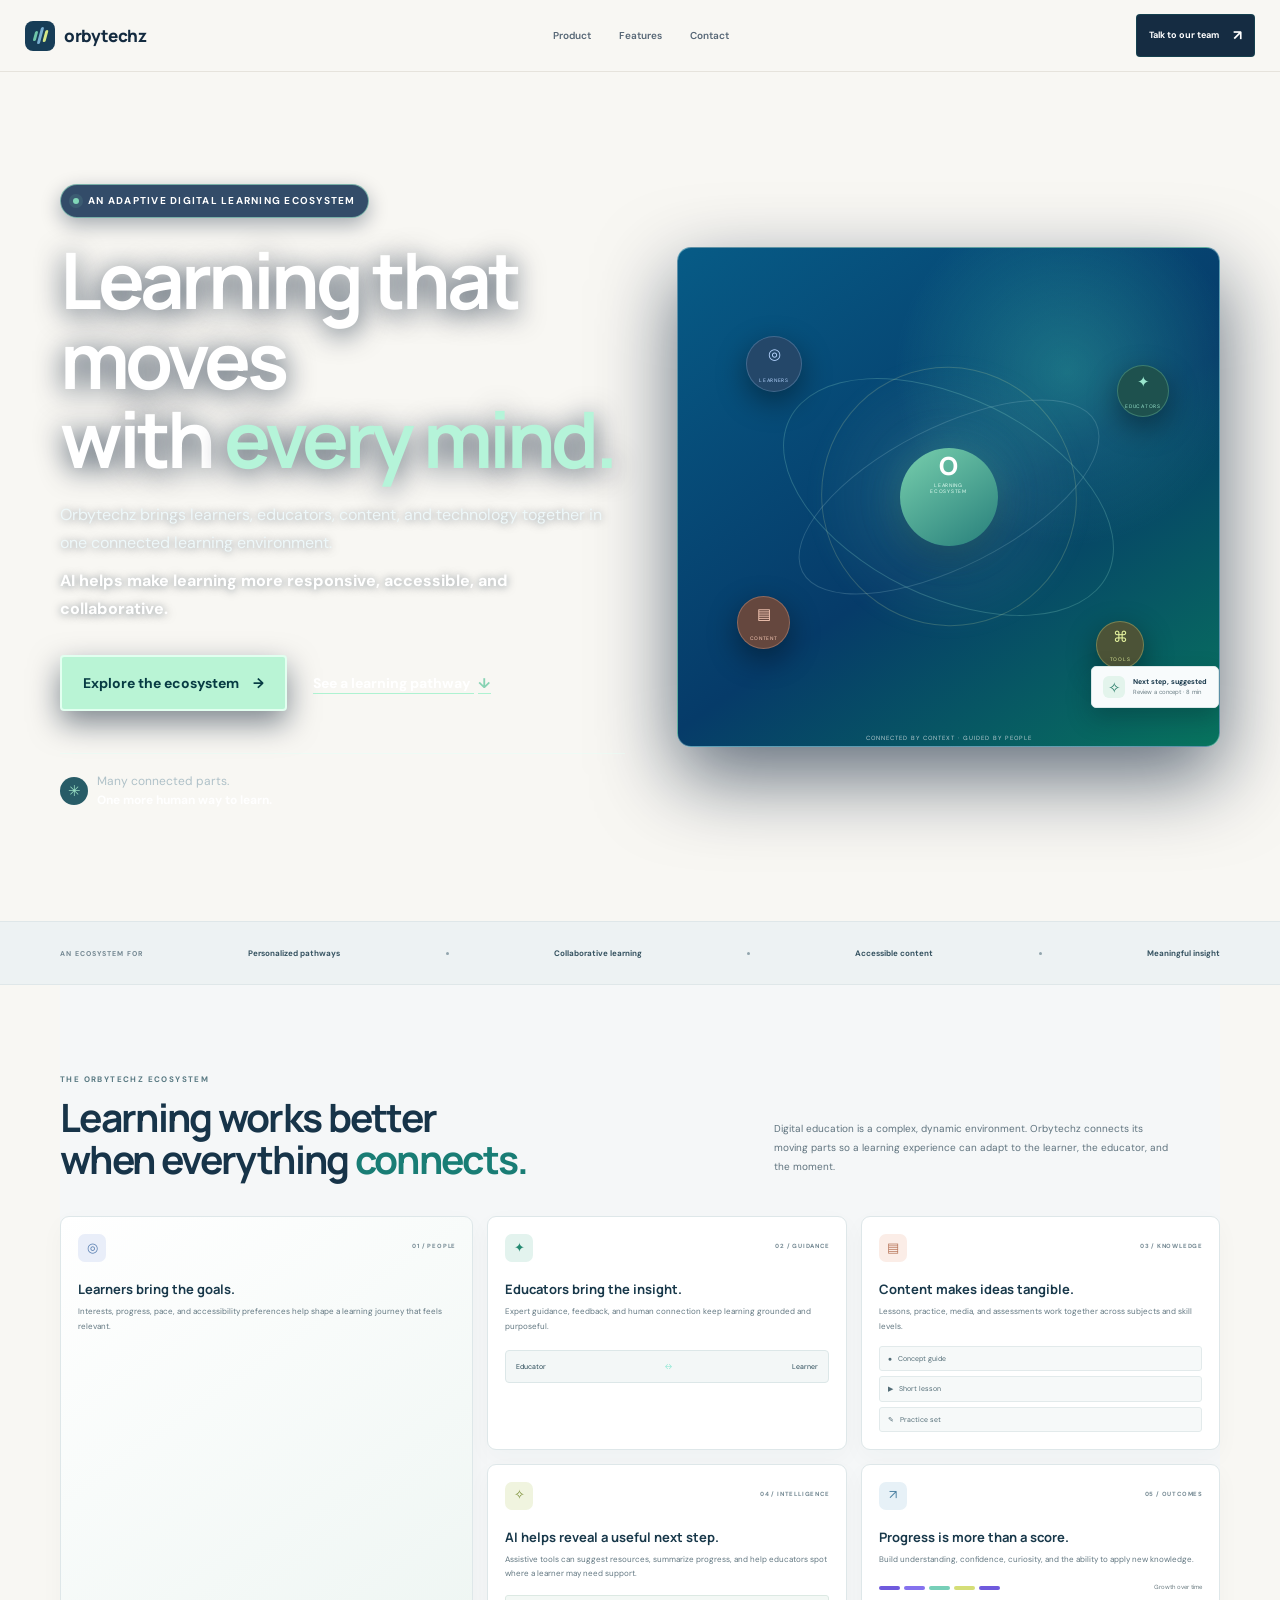
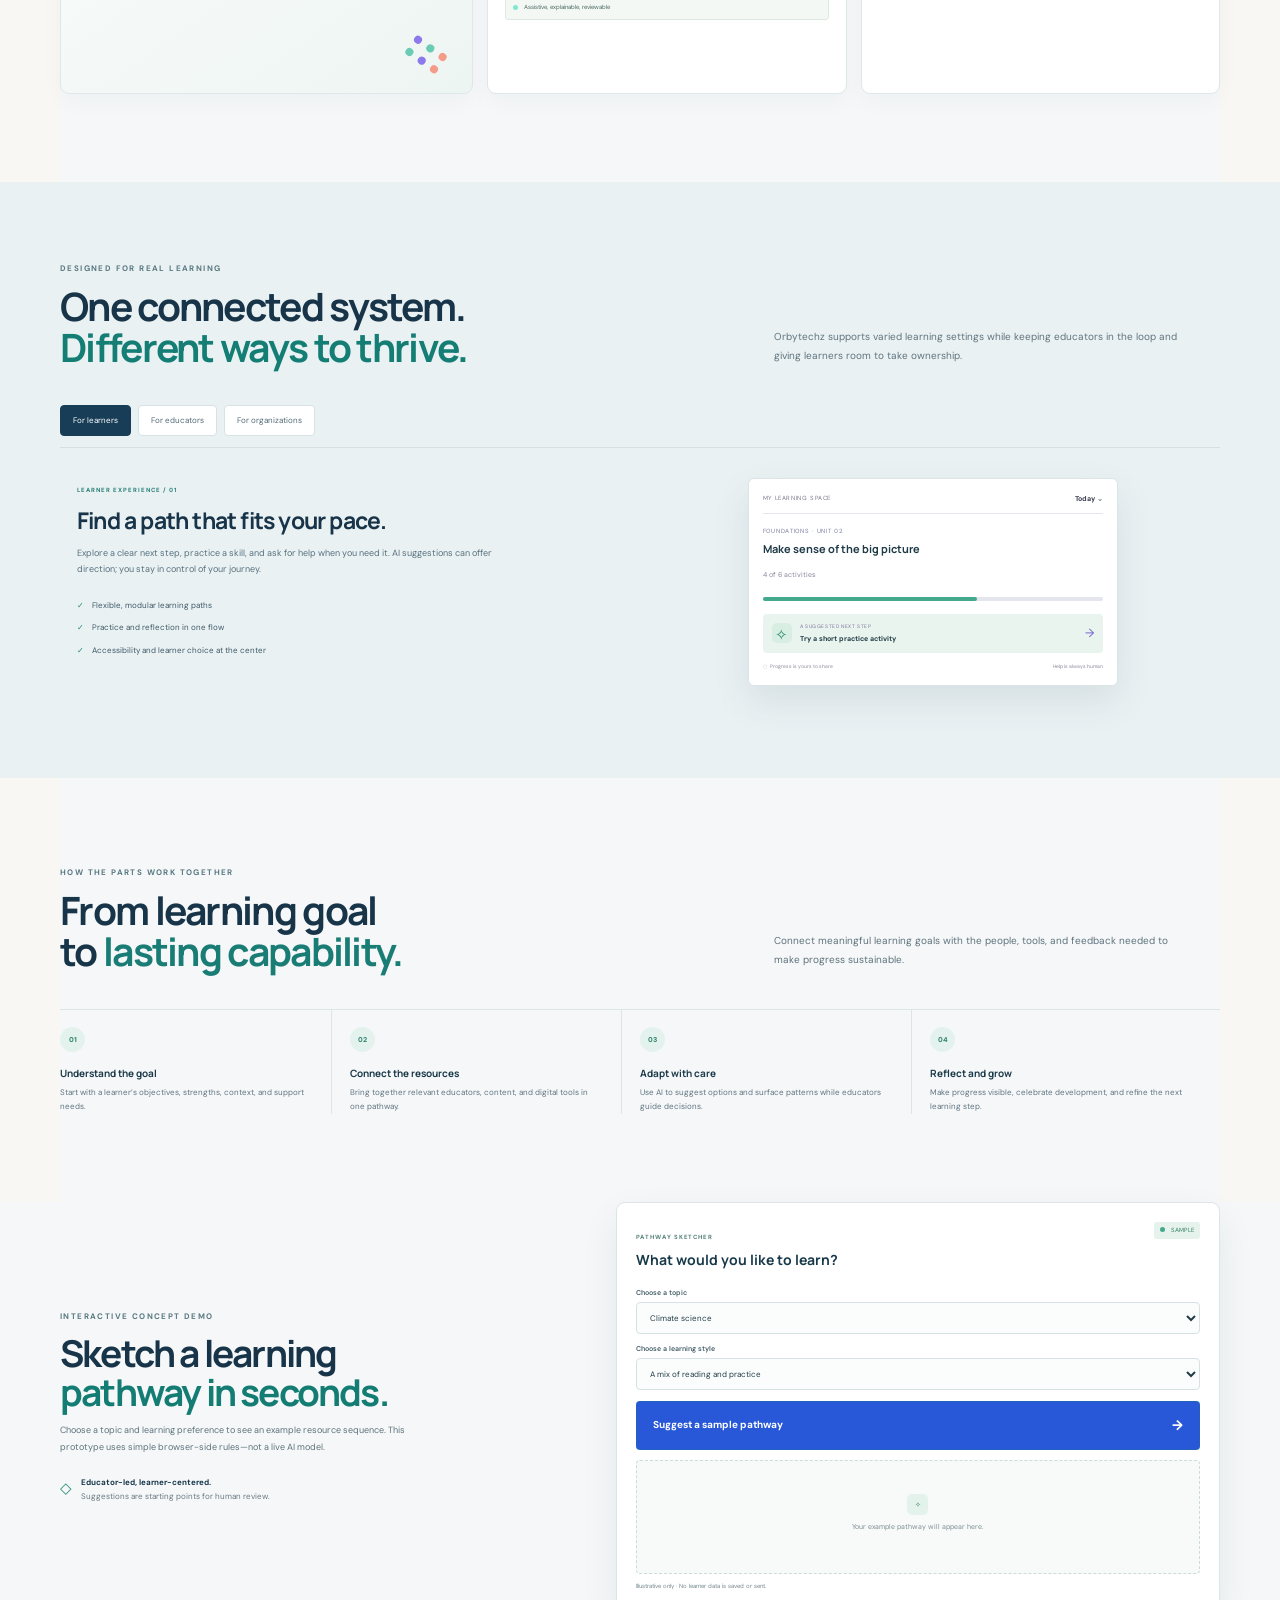
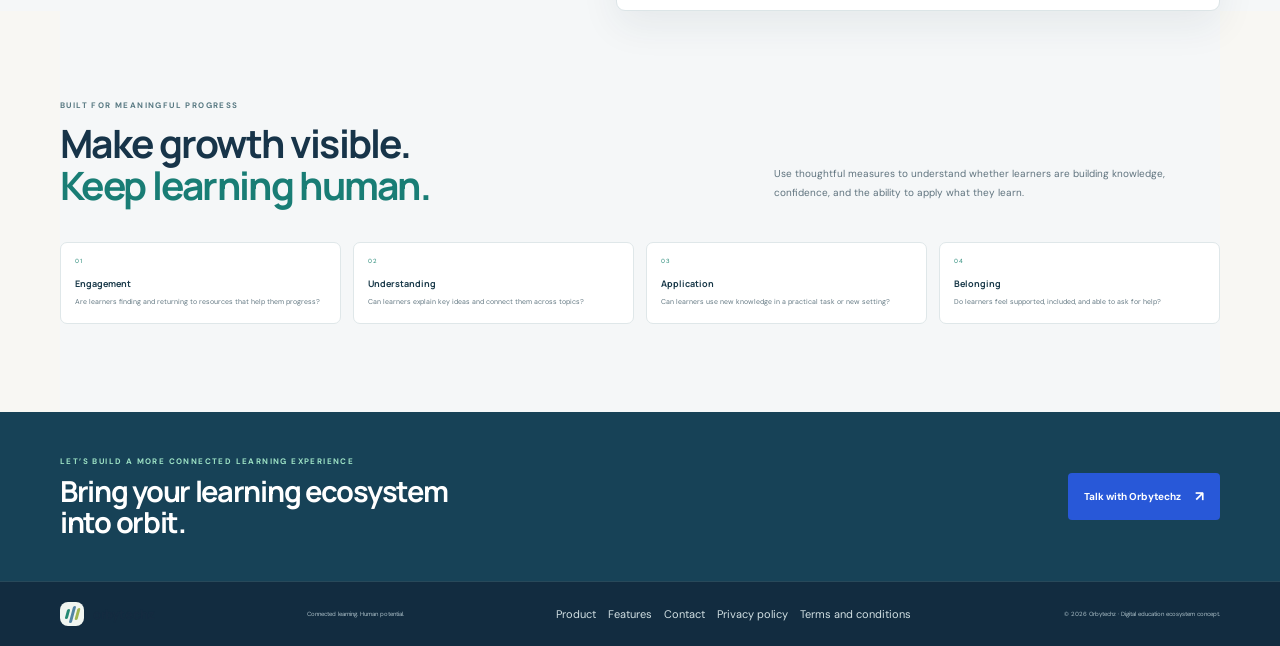
<file: index.html>
<!doctype html><html lang="en"><head><meta charset="utf-8"><meta name="viewport" content="width=device-width,initial-scale=1"><meta name="theme-color" content="#101324"><meta name="description" content="Orbytechz is an AI-enabled digital education ecosystem connecting learners, educators, content, and tools for more adaptive learning experiences."><title>Orbytechz — Learning, in orbit</title><link rel="icon" href="icon.svg" type="image/svg+xml"><link rel="stylesheet" href="styles.css?v=20261010-bg"><link rel="canonical" href="https://orbytechz.space/"></head><body><a class="skip" href="#main">Skip to content</a><header class="header"><a class="brand" href="#top" aria-label="Orbytechz home"><span class="brandmark"><i></i><i></i><i></i></span><span>orbytechz</span></a><nav class="nav" id="nav" aria-label="Main navigation"><a href="product.html">Product</a><a href="features.html">Features</a><a href="contact.html">Contact</a></nav><div class="header-cta"><a class="button button-small" href="contact.html">Talk to our team <span>↗</span></a></div><button class="menu" id="menu" aria-label="Open navigation" aria-expanded="false">☰</button></header><main id="main"><section class="hero wrap" id="top"><div class="hero-copy"><div class="eyebrow"><span class="live"></span> AN ADAPTIVE DIGITAL LEARNING ECOSYSTEM</div><h1>Learning that moves<br>with <span>every mind.</span></h1><p class="lead">Orbytechz brings learners, educators, content, and technology together in one connected learning environment. <strong>AI helps make learning more responsive, accessible, and collaborative.</strong></p><div class="hero-actions"><a class="button" href="#ecosystem">Explore the ecosystem <span>→</span></a><a class="text-link" href="#demo">See a learning pathway <span>↓</span></a></div><div class="hero-proof"><span class="proof-icon">✳</span><p>Many connected parts.<br><b>One more human way to learn.</b></p></div></div><div class="orbit-scene"><div class="space-glow"></div><div class="orbit orbit-1"></div><div class="orbit orbit-2"></div><div class="orbit orbit-3"></div><div class="planet planet-core"><span>O</span><small>LEARNING<br>ECOSYSTEM</small></div><div class="planet planet-learn"><span>◎</span><small>LEARNERS</small></div><div class="planet planet-teach"><span>✦</span><small>EDUCATORS</small></div><div class="planet planet-content"><span>▤</span><small>CONTENT</small></div><div class="planet planet-tools"><span>⌘</span><small>TOOLS</small></div><div class="orbit-caption">CONNECTED BY CONTEXT · GUIDED BY PEOPLE</div><div class="orbit-card"><span>✧</span><div><b>Next step, suggested</b><small>Review a concept · 8 min</small></div></div></div></section><div class="ribbon"><div class="wrap ribbon-inner"><span>AN ECOSYSTEM FOR</span><b>Personalized pathways</b><i></i><b>Collaborative learning</b><i></i><b>Accessible content</b><i></i><b>Meaningful insight</b></div></div>
<section class="section wrap" id="ecosystem"><div class="section-heading"><div><div class="eyebrow">THE ORBYTECHZ ECOSYSTEM</div><h2>Learning works better<br>when everything <span>connects.</span></h2></div><p>Digital education is a complex, dynamic environment. Orbytechz connects its moving parts so a learning experience can adapt to the learner, the educator, and the moment.</p></div><div class="ecosystem-grid"><article class="ecosystem-card card-learners"><div class="card-icon purple">◎</div><span class="card-number">01 / PEOPLE</span><h3>Learners bring the goals.</h3><p>Interests, progress, pace, and accessibility preferences help shape a learning journey that feels relevant.</p><div class="card-decoration learner-dots"><i></i><i></i><i></i><i></i><i></i><i></i></div></article><article class="ecosystem-card card-educators"><div class="card-icon aqua">✦</div><span class="card-number">02 / GUIDANCE</span><h3>Educators bring the insight.</h3><p>Expert guidance, feedback, and human connection keep learning grounded and purposeful.</p><div class="educator-visual"><span>Educator</span><i>↔</i><span>Learner</span></div></article><article class="ecosystem-card card-content"><div class="card-icon orange">▤</div><span class="card-number">03 / KNOWLEDGE</span><h3>Content makes ideas tangible.</h3><p>Lessons, practice, media, and assessments work together across subjects and skill levels.</p><div class="content-stack"><span>● &nbsp; Concept guide</span><span>▶ &nbsp; Short lesson</span><span>✎ &nbsp; Practice set</span></div></article><article class="ecosystem-card card-intelligence"><div class="card-icon mint">✧</div><span class="card-number">04 / INTELLIGENCE</span><h3>AI helps reveal a useful next step.</h3><p>Assistive tools can suggest resources, summarize progress, and help educators spot where a learner may need support.</p><div class="ai-chip"><span></span> Assistive, explainable, reviewable</div></article><article class="ecosystem-card card-outcomes"><div class="card-icon blue">↗</div><span class="card-number">05 / OUTCOMES</span><h3>Progress is more than a score.</h3><p>Build understanding, confidence, curiosity, and the ability to apply new knowledge.</p><div class="progress-marks"><i></i><i></i><i></i><i></i><i></i><span>Growth over time</span></div></article></div></section>
<section class="experience-section" id="experiences"><div class="wrap"><div class="section-heading light"><div><div class="eyebrow">DESIGNED FOR REAL LEARNING</div><h2>One connected system.<br><span>Different ways to thrive.</span></h2></div><p>Orbytechz supports varied learning settings while keeping educators in the loop and giving learners room to take ownership.</p></div><div class="experience-tabs"><button class="experience-tab active" data-view="learner">For learners</button><button class="experience-tab" data-view="educator">For educators</button><button class="experience-tab" data-view="organization">For organizations</button></div><div class="experience-panel" id="experiencePanel"><div class="experience-copy"><div class="experience-kicker">LEARNER EXPERIENCE / 01</div><h3>Find a path that fits your pace.</h3><p>Explore a clear next step, practice a skill, and ask for help when you need it. AI suggestions can offer direction; you stay in control of your journey.</p><ul><li>Flexible, modular learning paths</li><li>Practice and reflection in one flow</li><li>Accessibility and learner choice at the center</li></ul></div><div class="experience-visual"><div class="path-window"><div class="path-head"><span>MY LEARNING SPACE</span><b>Today <i>⌄</i></b></div><div class="path-title"><small>FOUNDATIONS · UNIT 02</small><strong>Make sense of the big picture</strong><span>4 of 6 activities</span></div><div class="path-progress"><i></i></div><div class="path-next"><span>✧</span><div><small>A SUGGESTED NEXT STEP</small><b>Try a short practice activity</b></div><a href="#demo">→</a></div><div class="path-footer"><span>◌ &nbsp; Progress is yours to share</span><span>Help is always human</span></div></div></div></div></div></section>
<section class="section wrap" id="how"><div class="section-heading"><div><div class="eyebrow">HOW THE PARTS WORK TOGETHER</div><h2>From learning goal<br>to <span>lasting capability.</span></h2></div><p>Connect meaningful learning goals with the people, tools, and feedback needed to make progress sustainable.</p></div><div class="steps"><article><span>01</span><h3>Understand the goal</h3><p>Start with a learner’s objectives, strengths, context, and support needs.</p></article><article><span>02</span><h3>Connect the resources</h3><p>Bring together relevant educators, content, and digital tools in one pathway.</p></article><article><span>03</span><h3>Adapt with care</h3><p>Use AI to suggest options and surface patterns while educators guide decisions.</p></article><article><span>04</span><h3>Reflect and grow</h3><p>Make progress visible, celebrate development, and refine the next learning step.</p></article></div></section>
<section class="demo-section" id="demo"><div class="wrap demo-layout"><div class="demo-copy"><div class="eyebrow">INTERACTIVE CONCEPT DEMO</div><h2>Sketch a learning<br><span>pathway in seconds.</span></h2><p>Choose a topic and learning preference to see an example resource sequence. This prototype uses simple browser-side rules—not a live AI model.</p><div class="demo-note"><span>◇</span><p><b>Educator-led, learner-centered.</b><br>Suggestions are starting points for human review.</p></div></div><div class="path-builder"><div class="builder-head"><div><small>PATHWAY SKETCHER</small><h3>What would you like to learn?</h3></div><span class="demo-tag"><i></i> SAMPLE</span></div><label for="topic">Choose a topic</label><select id="topic"><option value="climate">Climate science</option><option value="coding">Introduction to coding</option><option value="literacy">Digital literacy</option><option value="finance">Everyday financial skills</option></select><label for="style">Choose a learning style</label><select id="style"><option value="mixed">A mix of reading and practice</option><option value="visual">Visual and example-led</option><option value="practice">Hands-on practice first</option></select><button id="buildPath" class="button build-button">Suggest a sample pathway <span>→</span></button><div class="path-result" id="pathResult" aria-live="polite"><div class="path-empty"><span>✧</span><p>Your example pathway will appear here.</p></div></div><small class="demo-disclaimer">Illustrative only · No learner data is saved or sent.</small></div></div></section>
<section class="section wrap" id="impact"><div class="section-heading"><div><div class="eyebrow">BUILT FOR MEANINGFUL PROGRESS</div><h2>Make growth visible.<br><span>Keep learning human.</span></h2></div><p>Use thoughtful measures to understand whether learners are building knowledge, confidence, and the ability to apply what they learn.</p></div><div class="impact-grid"><article><span>01</span><b>Engagement</b><p>Are learners finding and returning to resources that help them progress?</p></article><article><span>02</span><b>Understanding</b><p>Can learners explain key ideas and connect them across topics?</p></article><article><span>03</span><b>Application</b><p>Can learners use new knowledge in a practical task or new setting?</p></article><article><span>04</span><b>Belonging</b><p>Do learners feel supported, included, and able to ask for help?</p></article></div></section>
<section class="closing" id="contact"><div class="wrap closing-inner"><div><div class="eyebrow">LET’S BUILD A MORE CONNECTED LEARNING EXPERIENCE</div><h2>Bring your learning ecosystem<br>into orbit.</h2></div><a class="button closing-button" href="contact.html">Talk with Orbytechz <span>↗</span></a></div></section></main><footer class="footer"><div class="wrap footer-inner"><a class="brand footer-brand" href="#top"><span class="brandmark"><i></i><i></i><i></i></span><span>orbytechz</span></a><span>Connected learning. Human potential.</span><nav aria-label="Footer"><a href="product.html">Product</a><a href="features.html">Features</a><a href="contact.html">Contact</a><a href="privacy.html">Privacy policy</a><a href="terms.html">Terms and conditions</a></nav><small>© <span id="year">2026</span> Orbytechz · Digital education ecosystem concept.</small></div></footer><script src="app.js" defer></script></body></html>
</file>
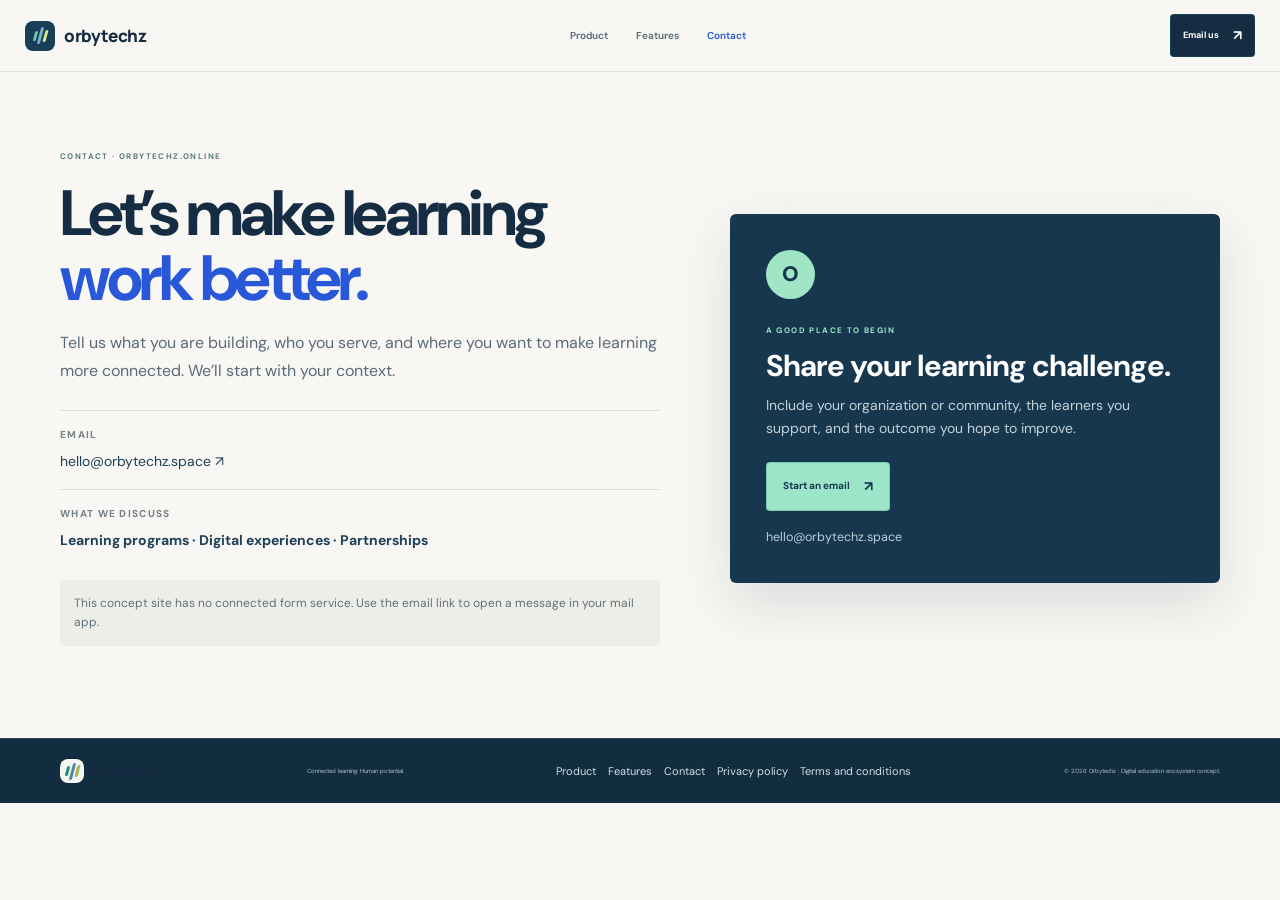
<file: contact.html>
<!doctype html>
<html lang="en"><head><meta charset="utf-8"><meta name="viewport" content="width=device-width,initial-scale=1"><meta name="description" content="Contact Orbytechz to discuss connected digital learning experiences."><title>Contact · Orbytechz</title><link rel="icon" href="icon.svg" type="image/svg+xml"><link rel="stylesheet" href="styles.css"><link rel="canonical" href="https://orbytechz.space/contact.html"></head><body class="inner-page"><a class="skip" href="#main">Skip to content</a><header class="header"><a class="brand" href="index.html"><span class="brandmark"><i></i><i></i><i></i></span><span>orbytechz</span></a><nav class="nav" id="nav" aria-label="Main navigation"><a href="product.html">Product</a><a href="features.html">Features</a><a class="active" href="contact.html">Contact</a></nav><div class="header-cta"><a class="button button-small" href="mailto:hello@orbytechz.space">Email us <span>↗</span></a></div><button class="menu" id="menu" aria-label="Open navigation" aria-expanded="false">☰</button></header>
<main id="main"><section class="contact-layout wrap"><div class="contact-intro"><div class="eyebrow">CONTACT · ORBYTECHZ.ONLINE</div><h1>Let’s make learning<br><span>work better.</span></h1><p>Tell us what you are building, who you serve, and where you want to make learning more connected. We’ll start with your context.</p><div class="contact-detail"><span>EMAIL</span><a href="mailto:hello@orbytechz.space">hello@orbytechz.space ↗</a></div><div class="contact-detail"><span>WHAT WE DISCUSS</span><b>Learning programs · Digital experiences · Partnerships</b></div><div class="contact-note">This concept site has no connected form service. Use the email link to open a message in your mail app.</div></div><div class="contact-card"><div class="contact-card-mark">O</div><div class="eyebrow">A GOOD PLACE TO BEGIN</div><h2>Share your learning challenge.</h2><p>Include your organization or community, the learners you support, and the outcome you hope to improve.</p><a class="button" href="mailto:hello@orbytechz.space?subject=Let%E2%80%99s%20talk%20about%20learning">Start an email <span>↗</span></a><small>hello@orbytechz.space</small></div></section></main>
<footer class="footer"><div class="wrap footer-inner"><a class="brand footer-brand" href="index.html"><span class="brandmark"><i></i><i></i><i></i></span><span>orbytechz</span></a><span>Connected learning. Human potential.</span><nav aria-label="Footer"><a href="product.html">Product</a><a href="features.html">Features</a><a href="contact.html">Contact</a><a href="privacy.html">Privacy policy</a><a href="terms.html">Terms and conditions</a></nav><small>© <span id="year">2026</span> Orbytechz · Digital education ecosystem concept.</small></div></footer><script src="app.js" defer></script></body></html>
</file>
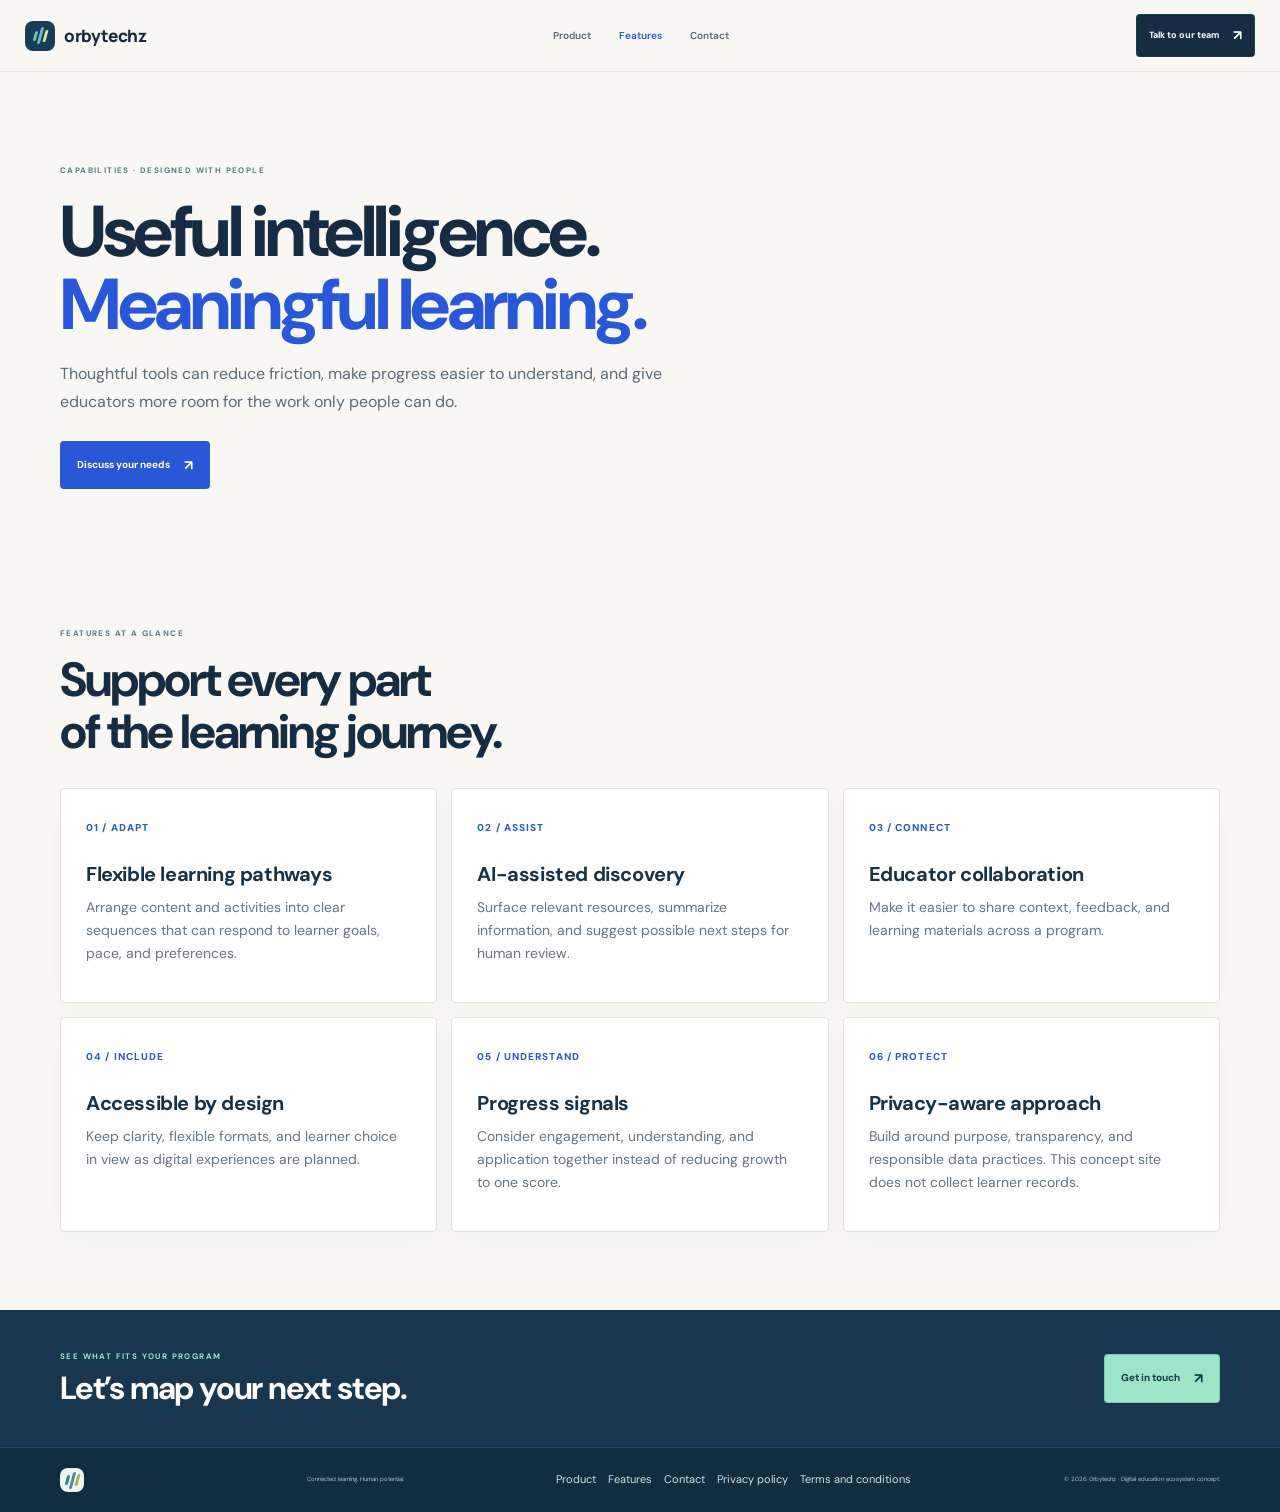
<file: features.html>
<!doctype html>
<html lang="en"><head><meta charset="utf-8"><meta name="viewport" content="width=device-width,initial-scale=1"><meta name="description" content="Discover Orbytechz features for adaptive, connected, and human-centered digital learning."><title>Features · Orbytechz</title><link rel="icon" href="icon.svg" type="image/svg+xml"><link rel="stylesheet" href="styles.css"><link rel="canonical" href="https://orbytechz.space/features.html"></head><body class="inner-page"><a class="skip" href="#main">Skip to content</a><header class="header"><a class="brand" href="index.html"><span class="brandmark"><i></i><i></i><i></i></span><span>orbytechz</span></a><nav class="nav" id="nav" aria-label="Main navigation"><a href="product.html">Product</a><a class="active" href="features.html">Features</a><a href="contact.html">Contact</a></nav><div class="header-cta"><a class="button button-small" href="contact.html">Talk to our team <span>↗</span></a></div><button class="menu" id="menu" aria-label="Open navigation" aria-expanded="false">☰</button></header>
<main id="main"><section class="inner-hero feature-hero wrap"><div class="eyebrow">CAPABILITIES · DESIGNED WITH PEOPLE</div><h1>Useful intelligence.<br><span>Meaningful learning.</span></h1><p>Thoughtful tools can reduce friction, make progress easier to understand, and give educators more room for the work only people can do.</p><a class="button" href="contact.html">Discuss your needs <span>↗</span></a></section><section class="inner-section"><div class="wrap"><div class="eyebrow">FEATURES AT A GLANCE</div><h2>Support every part<br>of the learning journey.</h2><div class="inner-grid feature-grid"><article><span>01 / ADAPT</span><h3>Flexible learning pathways</h3><p>Arrange content and activities into clear sequences that can respond to learner goals, pace, and preferences.</p></article><article><span>02 / ASSIST</span><h3>AI-assisted discovery</h3><p>Surface relevant resources, summarize information, and suggest possible next steps for human review.</p></article><article><span>03 / CONNECT</span><h3>Educator collaboration</h3><p>Make it easier to share context, feedback, and learning materials across a program.</p></article><article><span>04 / INCLUDE</span><h3>Accessible by design</h3><p>Keep clarity, flexible formats, and learner choice in view as digital experiences are planned.</p></article><article><span>05 / UNDERSTAND</span><h3>Progress signals</h3><p>Consider engagement, understanding, and application together instead of reducing growth to one score.</p></article><article><span>06 / PROTECT</span><h3>Privacy-aware approach</h3><p>Build around purpose, transparency, and responsible data practices. This concept site does not collect learner records.</p></article></div></div></section><section class="inner-cta"><div class="wrap"><div><div class="eyebrow">SEE WHAT FITS YOUR PROGRAM</div><h2>Let’s map your next step.</h2></div><a class="button" href="contact.html">Get in touch <span>↗</span></a></div></section></main>
<footer class="footer"><div class="wrap footer-inner"><a class="brand footer-brand" href="index.html"><span class="brandmark"><i></i><i></i><i></i></span><span>orbytechz</span></a><span>Connected learning. Human potential.</span><nav aria-label="Footer"><a href="product.html">Product</a><a href="features.html">Features</a><a href="contact.html">Contact</a><a href="privacy.html">Privacy policy</a><a href="terms.html">Terms and conditions</a></nav><small>© <span id="year">2026</span> Orbytechz · Digital education ecosystem concept.</small></div></footer><script src="app.js" defer></script></body></html>
</file>
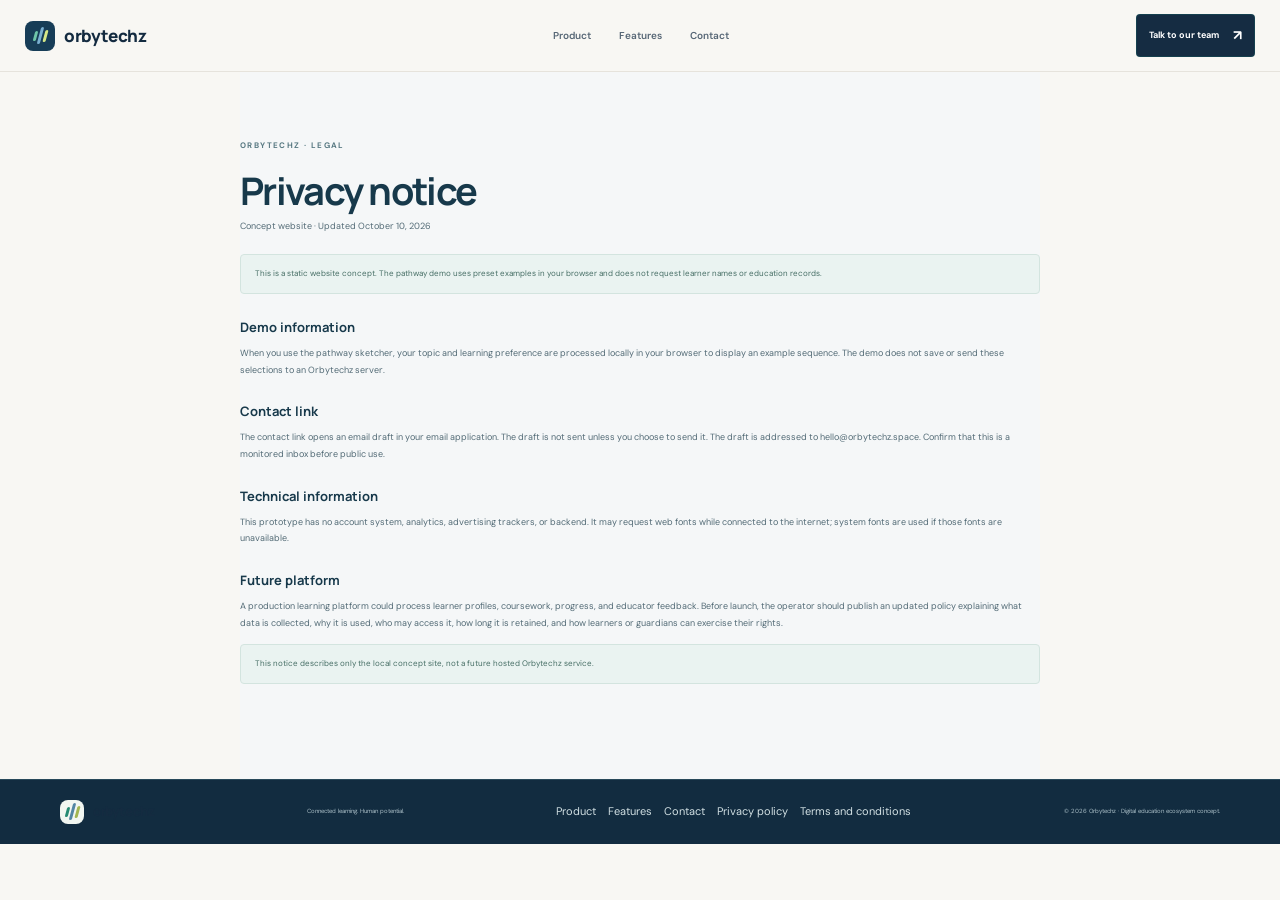
<file: privacy.html>
<!doctype html><html lang="en"><head><meta charset="utf-8"><meta name="viewport" content="width=device-width,initial-scale=1"><meta name="theme-color" content="#101324"><title>Privacy · Orbytechz</title><link rel="icon" href="icon.svg" type="image/svg+xml"><link rel="stylesheet" href="styles.css"><link rel="canonical" href="https://orbytechz.space/privacy.html"></head><body><a class="skip" href="#main">Skip to content</a><header class="header"><a class="brand" href="index.html"><span class="brandmark"><i></i><i></i><i></i></span><span>orbytechz</span></a><nav class="nav" id="nav" aria-label="Main navigation"><a href="product.html">Product</a><a href="features.html">Features</a><a href="contact.html">Contact</a></nav><div class="header-cta"><a class="button button-small" href="contact.html">Talk to our team <span>↗</span></a></div><button class="menu" id="menu" aria-label="Open navigation" aria-expanded="false">☰</button></header><main class="legal wrap" id="main"><div class="eyebrow">ORBYTECHZ · LEGAL</div><h1>Privacy notice</h1><p class="legal-date">Concept website · Updated October 10, 2026</p><div class="legal-note">This is a static website concept. The pathway demo uses preset examples in your browser and does not request learner names or education records.</div><h2>Demo information</h2><p>When you use the pathway sketcher, your topic and learning preference are processed locally in your browser to display an example sequence. The demo does not save or send these selections to an Orbytechz server.</p><h2>Contact link</h2><p>The contact link opens an email draft in your email application. The draft is not sent unless you choose to send it. The draft is addressed to hello@orbytechz.space. Confirm that this is a monitored inbox before public use.</p><h2>Technical information</h2><p>This prototype has no account system, analytics, advertising trackers, or backend. It may request web fonts while connected to the internet; system fonts are used if those fonts are unavailable.</p><h2>Future platform</h2><p>A production learning platform could process learner profiles, coursework, progress, and educator feedback. Before launch, the operator should publish an updated policy explaining what data is collected, why it is used, who may access it, how long it is retained, and how learners or guardians can exercise their rights.</p><div class="legal-note">This notice describes only the local concept site, not a future hosted Orbytechz service.</div></main><footer class="footer"><div class="wrap footer-inner"><a class="brand footer-brand" href="index.html"><span class="brandmark"><i></i><i></i><i></i></span><span>orbytechz</span></a><span>Connected learning. Human potential.</span><nav aria-label="Footer"><a href="product.html">Product</a><a href="features.html">Features</a><a href="contact.html">Contact</a><a href="privacy.html">Privacy policy</a><a href="terms.html">Terms and conditions</a></nav><small>© 2026 Orbytechz · Digital education ecosystem concept.</small></div></footer><script src="app.js" defer></script></body></html>
</file>
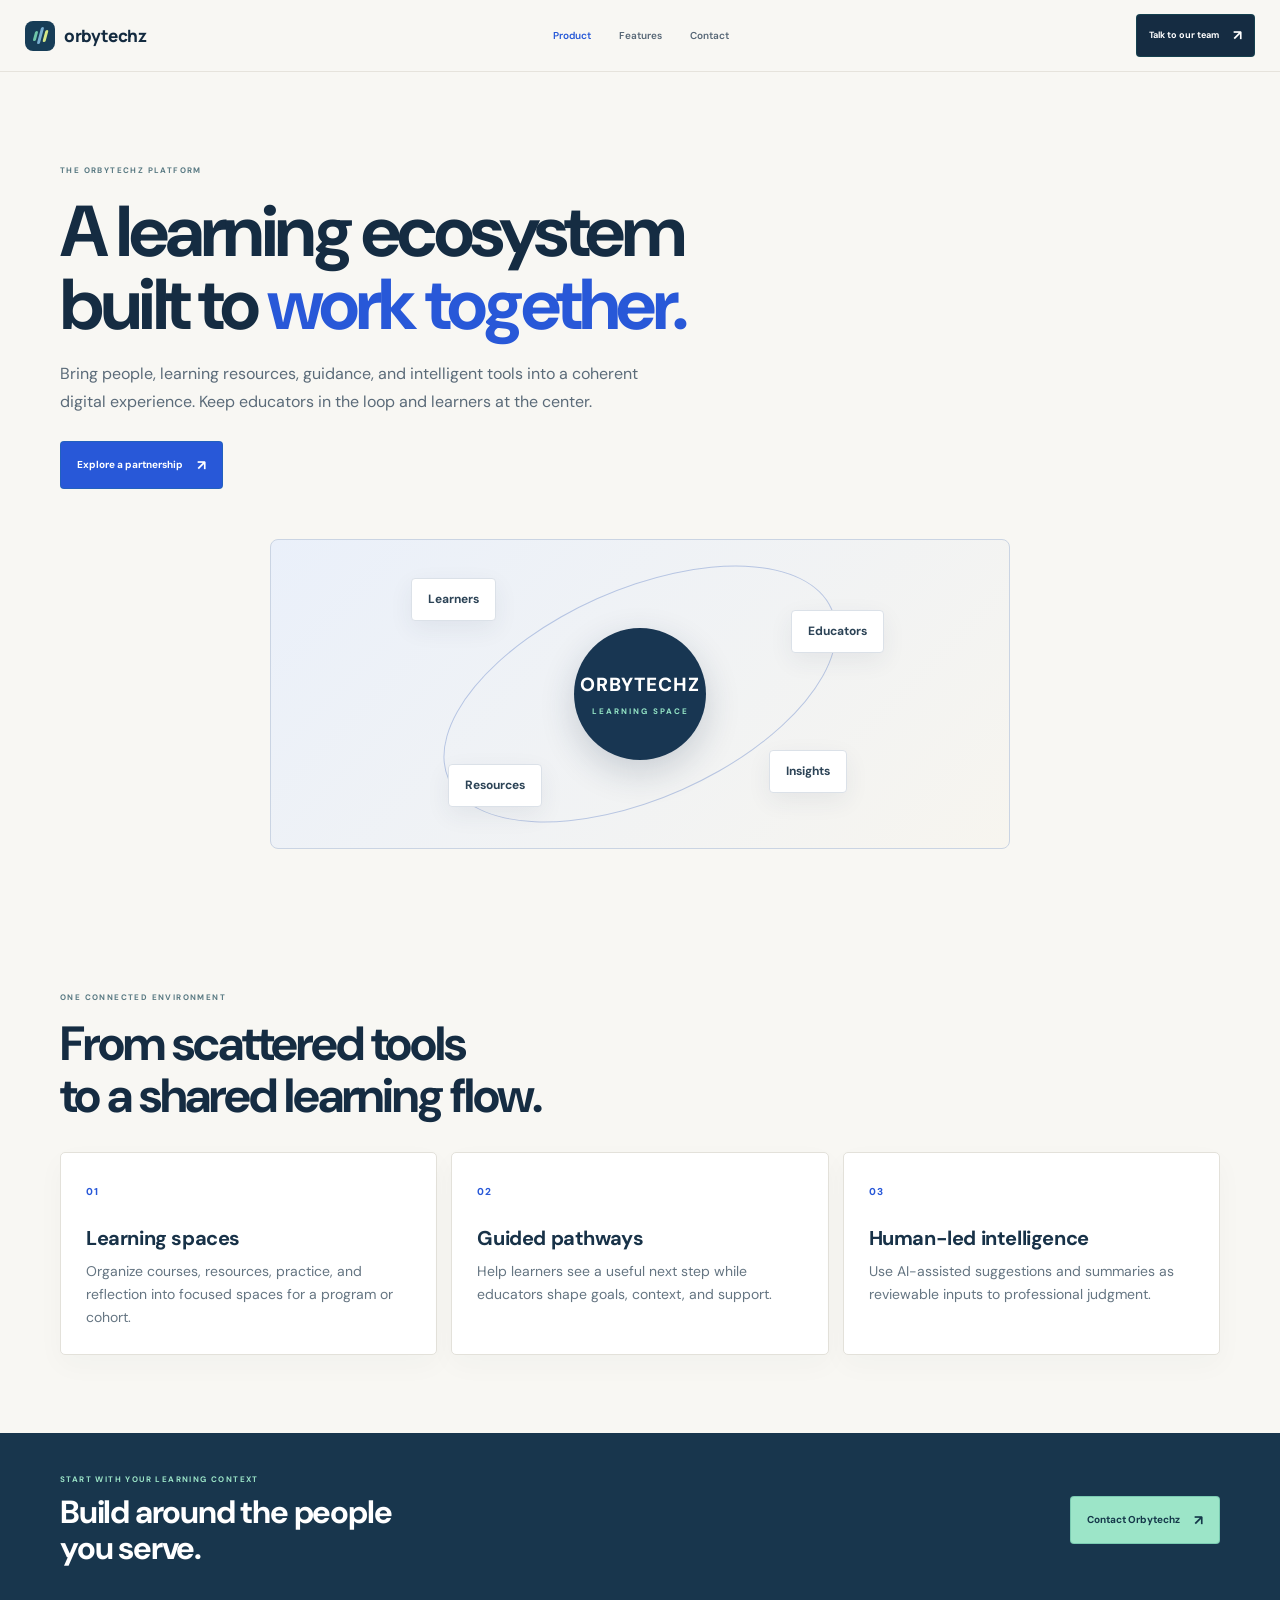
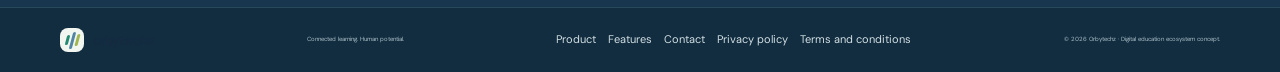
<file: product.html>
<!doctype html>
<html lang="en"><head><meta charset="utf-8"><meta name="viewport" content="width=device-width,initial-scale=1"><meta name="theme-color" content="#142d42"><meta name="description" content="Explore the Orbytechz connected digital learning environment."><title>Product · Orbytechz</title><link rel="icon" href="icon.svg" type="image/svg+xml"><link rel="stylesheet" href="styles.css"><link rel="canonical" href="https://orbytechz.space/product.html"></head><body class="inner-page"><a class="skip" href="#main">Skip to content</a>
<header class="header"><a class="brand" href="index.html"><span class="brandmark"><i></i><i></i><i></i></span><span>orbytechz</span></a><nav class="nav" id="nav" aria-label="Main navigation"><a class="active" href="product.html">Product</a><a href="features.html">Features</a><a href="contact.html">Contact</a></nav><div class="header-cta"><a class="button button-small" href="contact.html">Talk to our team <span>↗</span></a></div><button class="menu" id="menu" aria-label="Open navigation" aria-expanded="false">☰</button></header>
<main id="main"><section class="inner-hero wrap"><div class="eyebrow">THE ORBYTECHZ PLATFORM</div><h1>A learning ecosystem<br>built to <span>work together.</span></h1><p>Bring people, learning resources, guidance, and intelligent tools into a coherent digital experience. Keep educators in the loop and learners at the center.</p><a class="button" href="contact.html">Explore a partnership <span>↗</span></a><div class="product-map"><div class="map-orbit"></div><div class="map-center">ORBYTECHZ<br><small>LEARNING SPACE</small></div><span class="map-node node-a">Learners</span><span class="map-node node-b">Educators</span><span class="map-node node-c">Resources</span><span class="map-node node-d">Insights</span></div></section>
<section class="inner-section"><div class="wrap"><div class="eyebrow">ONE CONNECTED ENVIRONMENT</div><h2>From scattered tools<br>to a shared learning flow.</h2><div class="inner-grid"><article><span>01</span><h3>Learning spaces</h3><p>Organize courses, resources, practice, and reflection into focused spaces for a program or cohort.</p></article><article><span>02</span><h3>Guided pathways</h3><p>Help learners see a useful next step while educators shape goals, context, and support.</p></article><article><span>03</span><h3>Human-led intelligence</h3><p>Use AI-assisted suggestions and summaries as reviewable inputs to professional judgment.</p></article></div></div></section>
<section class="inner-cta"><div class="wrap"><div><div class="eyebrow">START WITH YOUR LEARNING CONTEXT</div><h2>Build around the people<br>you serve.</h2></div><a class="button" href="contact.html">Contact Orbytechz <span>↗</span></a></div></section></main>
<footer class="footer"><div class="wrap footer-inner"><a class="brand footer-brand" href="index.html"><span class="brandmark"><i></i><i></i><i></i></span><span>orbytechz</span></a><span>Connected learning. Human potential.</span><nav aria-label="Footer"><a href="product.html">Product</a><a href="features.html">Features</a><a href="contact.html">Contact</a><a href="privacy.html">Privacy policy</a><a href="terms.html">Terms and conditions</a></nav><small>© <span id="year">2026</span> Orbytechz · Digital education ecosystem concept.</small></div></footer><script src="app.js" defer></script></body></html>
</file>
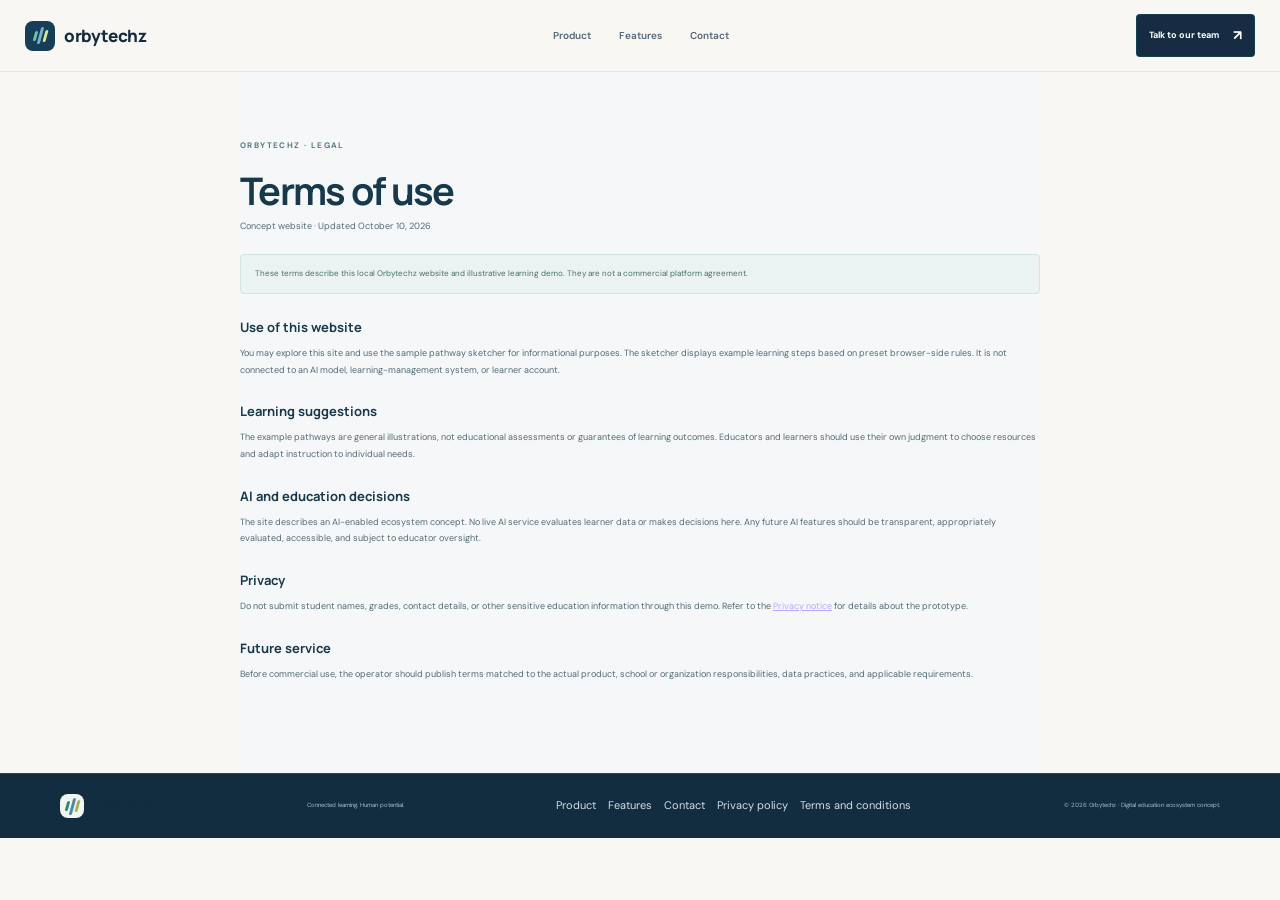
<file: terms.html>
<!doctype html><html lang="en"><head><meta charset="utf-8"><meta name="viewport" content="width=device-width,initial-scale=1"><meta name="theme-color" content="#101324"><title>Terms · Orbytechz</title><link rel="icon" href="icon.svg" type="image/svg+xml"><link rel="stylesheet" href="styles.css"><link rel="canonical" href="https://orbytechz.space/terms.html"></head><body><a class="skip" href="#main">Skip to content</a><header class="header"><a class="brand" href="index.html"><span class="brandmark"><i></i><i></i><i></i></span><span>orbytechz</span></a><nav class="nav" id="nav" aria-label="Main navigation"><a href="product.html">Product</a><a href="features.html">Features</a><a href="contact.html">Contact</a></nav><div class="header-cta"><a class="button button-small" href="contact.html">Talk to our team <span>↗</span></a></div><button class="menu" id="menu" aria-label="Open navigation" aria-expanded="false">☰</button></header><main class="legal wrap" id="main"><div class="eyebrow">ORBYTECHZ · LEGAL</div><h1>Terms of use</h1><p class="legal-date">Concept website · Updated October 10, 2026</p><div class="legal-note">These terms describe this local Orbytechz website and illustrative learning demo. They are not a commercial platform agreement.</div><h2>Use of this website</h2><p>You may explore this site and use the sample pathway sketcher for informational purposes. The sketcher displays example learning steps based on preset browser-side rules. It is not connected to an AI model, learning-management system, or learner account.</p><h2>Learning suggestions</h2><p>The example pathways are general illustrations, not educational assessments or guarantees of learning outcomes. Educators and learners should use their own judgment to choose resources and adapt instruction to individual needs.</p><h2>AI and education decisions</h2><p>The site describes an AI-enabled ecosystem concept. No live AI service evaluates learner data or makes decisions here. Any future AI features should be transparent, appropriately evaluated, accessible, and subject to educator oversight.</p><h2>Privacy</h2><p>Do not submit student names, grades, contact details, or other sensitive education information through this demo. Refer to the <a href="privacy.html">Privacy notice</a> for details about the prototype.</p><h2>Future service</h2><p>Before commercial use, the operator should publish terms matched to the actual product, school or organization responsibilities, data practices, and applicable requirements.</p></main><footer class="footer"><div class="wrap footer-inner"><a class="brand footer-brand" href="index.html"><span class="brandmark"><i></i><i></i><i></i></span><span>orbytechz</span></a><span>Connected learning. Human potential.</span><nav aria-label="Footer"><a href="product.html">Product</a><a href="features.html">Features</a><a href="contact.html">Contact</a><a href="privacy.html">Privacy policy</a><a href="terms.html">Terms and conditions</a></nav><small>© 2026 Orbytechz · Digital education ecosystem concept.</small></div></footer><script src="app.js" defer></script></body></html>
</file>
<file: styles.css>
@import url('https://fonts.googleapis.com/css2?family=DM+Sans:wght@400;500;600;700&family=Manrope:wght@400;500;600;700;800&display=swap');
:root{--bg:#0c0e19;--panel:#141726;--panel2:#191d30;--ink:#f4f5fb;--muted:#a5abc0;--line:#2b3047;--violet:#a395ff;--mint:#83e7d0;--lime:#dff277;--coral:#ffa18e;--blue:#8bb8ff;--max:1160px}*{box-sizing:border-box}html{scroll-behavior:smooth;scroll-padding-top:80px}body{margin:0;background:var(--bg);color:var(--ink);font:15px/1.6 'DM Sans',-apple-system,BlinkMacSystemFont,'Segoe UI',sans-serif;-webkit-font-smoothing:antialiased}a{color:inherit;text-decoration:none}button,select{font:inherit}.wrap{width:min(var(--max),calc(100% - 56px));margin-inline:auto}.skip{position:fixed;z-index:40;left:10px;top:10px;padding:9px 13px;border-radius:5px;background:#fff;color:#17192b;transform:translateY(-150%)}.skip:focus{transform:translateY(0)}.header{height:72px;position:sticky;top:0;z-index:20;display:flex;align-items:center;justify-content:space-between;padding:0 max(25px,calc((100vw - 1320px)/2));background:#0c0e19ed;backdrop-filter:blur(14px);border-bottom:1px solid #ffffff14}.brand{display:flex;align-items:center;gap:9px;font:800 17px/1 'Manrope',sans-serif;letter-spacing:-.6px}.brandmark{width:30px;height:30px;display:flex;align-items:center;justify-content:center;gap:2px;background:#1e2138;border-radius:8px}.brandmark i{display:block;width:3px;border-radius:4px;background:var(--mint);transform:skew(-15deg)}.brandmark i:nth-child(1){height:10px}.brandmark i:nth-child(2){height:17px;background:var(--violet)}.brandmark i:nth-child(3){height:12px;background:var(--lime)}.nav{display:flex;align-items:center;gap:28px}.nav a{font-size:10px;color:#b5b9ca;font-weight:600}.nav a:hover{color:#c0b8ff}.header-cta{display:flex}.button{display:inline-flex;align-items:center;justify-content:center;gap:14px;padding:12px 16px;background:#725cf3;color:white;border:1px solid #927fff44;border-radius:5px;font-size:10px;font-weight:700;cursor:pointer;transition:transform .2s,background .2s}.button:hover{transform:translateY(-2px);background:#8876ff}.button span{font-size:14px}.button-small{padding:9px 12px;font-size:9px}.menu{display:none;background:none;border:0;color:#fff;font-size:21px}.eyebrow{font-size:8px;letter-spacing:1.4px;font-weight:700;color:#aaa2dc}.live{width:6px;height:6px;display:inline-block;border-radius:50%;background:#71dec4;box-shadow:0 0 0 4px #71dec41d}.hero{position:relative;display:grid;grid-template-columns:1.02fr .98fr;align-items:center;gap:38px;min-height:610px;padding:63px 0 64px}.hero:before{content:"";position:absolute;z-index:-1;inset:0 -6vw;background:radial-gradient(ellipse at 77% 50%,#48369329,transparent 46%),linear-gradient(180deg,#0d101e,#0c0e19)}.hero h1,.section-heading h2,.demo-copy h2,.closing h2{font:700 clamp(42px,5.3vw,63px)/1.07 'Manrope',sans-serif;letter-spacing:-3px;margin:20px 0 16px}.hero h1 span,.section-heading h2 span{color:#a596ff}.lead{max-width:480px;margin:0;color:#b8bed0;font-size:12px;line-height:1.9}.hero-actions{display:flex;align-items:center;gap:21px;margin-top:24px}.text-link{font-size:9px;font-weight:700;color:#e1e3ef}.text-link span{color:#a89bff;margin-left:4px}.hero-proof{display:flex;align-items:center;gap:9px;margin-top:36px}.proof-icon{width:28px;height:28px;display:grid;place-items:center;border-radius:50%;background:#22213b;color:#b1a3ff}.hero-proof p{margin:0;font-size:8px;color:#939bb0;line-height:1.5}.hero-proof b{font-size:9px;color:#e5e7f0}.orbit-scene{height:425px;position:relative;display:grid;place-items:center}.space-glow{position:absolute;width:320px;height:320px;border-radius:50%;background:radial-gradient(circle,#6455c844 0%,#29265c28 45%,transparent 72%);filter:blur(5px)}.orbit{position:absolute;border:1px solid #8778ed46;border-radius:50%;transform:rotate(-27deg)}.orbit-1{width:340px;height:150px}.orbit-2{width:390px;height:215px;transform:rotate(26deg);border-color:#79ddcb35}.orbit-3{width:285px;height:270px;transform:rotate(68deg);border-color:#ff9f8a2b}.planet{position:absolute;display:grid;place-items:center;border-radius:50%;text-align:center;z-index:2;box-shadow:0 10px 30px #0006}.planet span{font-size:15px}.planet small{font-size:5px;letter-spacing:.7px;line-height:1.3}.planet-core{width:98px;height:98px;background:radial-gradient(circle at 32% 27%,#c7baff,#6e58e4 56%,#30265d);box-shadow:0 0 45px #927dff71,0 14px 34px #0005;display:flex;flex-direction:column;color:white}.planet-core span{font:800 25px 'Manrope',sans-serif}.planet-core small{color:#e6e0ff}.planet-learn{width:56px;height:56px;left:68px;top:88px;background:#232b46;color:#8cc5ff;border:1px solid #8bb8ff55}.planet-teach{width:52px;height:52px;right:50px;top:117px;background:#273d3a;color:#83e7d0;border:1px solid #83e7d055}.planet-content{width:53px;height:53px;left:59px;bottom:97px;background:#42323a;color:#ffa18e;border:1px solid #ffa18e50}.planet-tools{width:48px;height:48px;right:75px;bottom:77px;background:#3b3b2c;color:#dff277;border:1px solid #dff27744}.orbit-caption{position:absolute;bottom:2px;font-size:6px;color:#868da7;letter-spacing:1px}.orbit-card{position:absolute;z-index:3;right:0;bottom:38px;display:flex;align-items:center;gap:8px;padding:9px 11px;border:1px solid #313650;border-radius:5px;background:#181c2d;box-shadow:0 15px 35px #0005;animation:float 4s ease-in-out infinite}.orbit-card>span{width:22px;height:22px;display:grid;place-items:center;border-radius:6px;background:#282447;color:#c2b5ff}.orbit-card b{display:block;font-size:7px}.orbit-card small{display:block;margin-top:1px;color:#9ca3b6;font-size:6px}.ribbon{border-block:1px solid #ffffff14;background:#111422}.ribbon-inner{min-height:62px;display:flex;align-items:center;justify-content:space-between;gap:12px;flex-wrap:wrap}.ribbon-inner>span{font-size:7px;color:#8d94aa;letter-spacing:1px;font-weight:700}.ribbon-inner b{font-size:8px;color:#d6d9e5}.ribbon-inner i{width:3px;height:3px;border-radius:50%;background:#747b91}.section{padding:88px 0}.section-heading{display:grid;grid-template-columns:1fr .67fr;align-items:end;gap:48px;margin-bottom:36px}.section-heading h2,.demo-copy h2{font-size:40px;letter-spacing:-2px;margin:11px 0 0}.section-heading>p{font-size:10px;line-height:1.9;color:#aeb4c5;max-width:405px;margin:0 0 4px}.ecosystem-grid{display:grid;grid-template-columns:1.15fr 1fr 1fr;gap:12px}.ecosystem-card{position:relative;overflow:hidden;min-height:230px;padding:17px;background:#141827;border:1px solid #2a3046;border-radius:6px}.card-learners{grid-row:span 2;background:linear-gradient(145deg,#1b1c35,#151827)}.card-icon{width:28px;height:28px;display:grid;place-items:center;border-radius:7px;font-size:13px}.card-icon.purple{background:#292347;color:#b5a6ff}.card-icon.aqua{background:#1c3434;color:#87e5cf}.card-icon.orange{background:#392a30;color:#ffa58f}.card-icon.mint{background:#26352e;color:#dff277}.card-icon.blue{background:#212e43;color:#91bdff}.card-number{display:block;position:absolute;right:16px;top:25px;font-size:6px;letter-spacing:.8px;color:#9098ac;font-weight:700}.ecosystem-card h3{font:700 13px 'Manrope',sans-serif;margin:18px 0 6px}.ecosystem-card p{font-size:8px;line-height:1.8;color:#a9b0c1;margin:0}.card-decoration{position:absolute}.learner-dots{right:27px;bottom:27px;display:grid;grid-template-columns:repeat(3,8px);gap:7px;transform:rotate(35deg)}.learner-dots i{width:8px;height:8px;border-radius:50%;background:#8c79ec}.learner-dots i:nth-child(2),.learner-dots i:nth-child(4){background:#6bcbb5}.learner-dots i:nth-child(3),.learner-dots i:nth-child(6){background:#f49c88}.educator-visual{display:flex;align-items:center;justify-content:space-between;margin-top:17px;padding:10px;background:#101522;border:1px solid #2b3445;border-radius:4px;font-size:7px;color:#d9deea}.educator-visual i{font-style:normal;color:#83e7d0}.content-stack{display:grid;gap:5px;margin-top:13px}.content-stack span{padding:6px 8px;background:#101522;border:1px solid #282f43;border-radius:3px;color:#b9c1d0;font-size:7px}.ai-chip{display:flex;align-items:center;gap:6px;margin-top:14px;padding:7px;background:#101522;border:1px solid #2c3448;border-radius:3px;color:#a9b2c4;font-size:6px}.ai-chip span{width:5px;height:5px;border-radius:50%;background:#83e7d0}.progress-marks{display:flex;align-items:center;gap:4px;margin-top:17px}.progress-marks i{height:4px;width:21px;border-radius:3px;background:#6f5add}.progress-marks i:nth-child(2){background:#8572ee}.progress-marks i:nth-child(3){background:#77cfb8}.progress-marks i:nth-child(4){background:#d5de77}.progress-marks span{margin-left:auto;font-size:6px;color:#929aad}.experience-section{padding:83px 0;background:linear-gradient(140deg,#171532,#111526 62%,#13242a)}.section-heading.light h2{color:white}.section-heading.light h2 span{color:#a596ff}.section-heading.light>p{color:#b0b7c8}.experience-tabs{display:flex;gap:7px;padding-bottom:11px;border-bottom:1px solid #ffffff24}.experience-tab{padding:8px 12px;border:1px solid #ffffff1a;border-radius:4px;background:#ffffff08;color:#b9bfd0;font-size:8px;cursor:pointer}.experience-tab.active{background:#8270fa;color:#fff;border-color:#9e90ff}.experience-panel{display:grid;grid-template-columns:1fr 1fr;gap:45px;align-items:center;padding:30px 17px 12px}.experience-kicker{font-size:6px;color:#a99dff;letter-spacing:1px;font-weight:700}.experience-copy h3{font:700 23px 'Manrope',sans-serif;letter-spacing:-.8px;margin:9px 0}.experience-copy p{font-size:9px;color:#b7bed0;line-height:1.8;max-width:430px}.experience-copy ul{list-style:none;padding:0;margin:16px 0}.experience-copy li{padding:5px 0;color:#d8dce8;font-size:8px}.experience-copy li:before{content:'✓';color:#8ce3ca;margin-right:8px}.experience-visual{display:flex;justify-content:center}.path-window{width:min(370px,100%);padding:14px;background:#f7f7fa;color:#25263a;border-radius:6px;box-shadow:0 18px 45px #0005}.path-head{display:flex;justify-content:space-between;align-items:center;padding-bottom:9px;border-bottom:1px solid #e5e5eb;font-size:6px;color:#77798a;letter-spacing:.6px}.path-head b{font-size:7px;color:#3b3d51;letter-spacing:0}.path-head i{font-style:normal;color:#77798a}.path-title{padding:13px 0}.path-title small{display:block;color:#797ba0;font-size:6px;letter-spacing:.7px}.path-title strong{display:block;font:700 11px 'Manrope',sans-serif;margin:4px 0}.path-title>span{font-size:7px;color:#85869a}.path-progress{height:4px;background:#e4e5ed;border-radius:4px}.path-progress i{display:block;width:63%;height:100%;background:#8570ed;border-radius:4px}.path-next{display:flex;align-items:center;gap:8px;margin-top:13px;padding:9px;background:#eeedfb;border-radius:4px}.path-next>span{width:20px;height:20px;display:grid;place-items:center;border-radius:5px;background:#dcd8fa;color:#6b56d0}.path-next div{flex:1}.path-next small{display:block;font-size:5px;color:#7b749d;letter-spacing:.6px}.path-next b{display:block;margin-top:2px;font-size:7px}.path-next>a{font-size:12px;color:#7260d0}.path-footer{display:flex;justify-content:space-between;margin-top:10px;color:#86889a;font-size:5px}.steps{display:grid;grid-template-columns:repeat(4,1fr);border-top:1px solid #2a3044}.steps article{padding:17px 18px 0 0;margin-right:18px;border-right:1px solid #2a3044}.steps article:last-child{margin:0;border:0}.steps article>span{width:25px;height:25px;display:grid;place-items:center;border-radius:50%;background:#211f3e;color:#b5a7ff;font-size:7px;font-weight:700}.steps h3{font:700 10px 'Manrope',sans-serif;margin:14px 0 5px}.steps p{font-size:8px;line-height:1.8;color:#aab1c1;margin:0}.demo-section{background:#111526}.demo-layout{display:grid;grid-template-columns:.82fr 1fr;gap:60px;align-items:center}.demo-copy h2{font-size:37px;letter-spacing:-1.8px}.demo-copy h2 span{color:#a596ff}.demo-copy>p{font-size:9px;line-height:1.9;color:#b3bbcc;max-width:350px}.demo-note{display:flex;gap:9px;margin-top:20px}.demo-note>span{color:#a393ff}.demo-note p{font-size:8px;color:#adb5c5;line-height:1.7;margin:0}.demo-note b{color:white}.path-builder{padding:19px;background:#191e31;border:1px solid #343b55;border-radius:6px;box-shadow:0 20px 55px #0004}.builder-head{display:flex;justify-content:space-between;align-items:flex-start;margin-bottom:14px}.builder-head small{font-size:6px;letter-spacing:.9px;color:#a8a4c7;font-weight:700}.builder-head h3{font:700 14px 'Manrope',sans-serif;margin:4px 0}.demo-tag{padding:4px 6px;background:#282546;color:#c3b8ff;border-radius:3px;font-size:6px}.demo-tag i{width:5px;height:5px;display:inline-block;background:#8b7aff;border-radius:50%;margin-right:4px}.path-builder label{display:block;margin:9px 0 4px;color:#c8cddd;font-size:7px;font-weight:600}.path-builder select{width:100%;padding:9px;border:1px solid #39415b;border-radius:4px;background:#101526;color:#e7eaf2;font-size:8px}.build-button{width:100%;justify-content:space-between;margin-top:11px}.path-result{min-height:113px;margin-top:10px;padding:9px;border:1px dashed #434665;border-radius:4px;background:#111627}.path-empty{min-height:94px;display:grid;place-content:center;justify-items:center;text-align:center;color:#9aa3b7;font-size:7px}.path-empty span{width:21px;height:21px;display:grid;place-items:center;border-radius:5px;background:#272344;color:#b3a4ff}.path-empty p{margin:6px 0}.path-step{display:flex;align-items:flex-start;gap:8px;padding:7px;margin:3px 0;background:#1a2033;border-radius:3px}.path-step>i{width:16px;height:16px;flex:none;display:grid;place-items:center;border-radius:4px;background:#2a2749;color:#c1b5ff;font-style:normal;font-size:7px}.path-step b{display:block;color:#f1f3f9;font-size:7px}.path-step small{display:block;color:#a9b2c5;font-size:6px;line-height:1.5;margin-top:2px}.demo-disclaimer{display:block;margin-top:8px;color:#939caf;font-size:6px}.impact-grid{display:grid;grid-template-columns:repeat(4,1fr);gap:10px}.impact-grid article{padding:14px;background:#141827;border:1px solid #293047;border-radius:4px}.impact-grid article>span{display:block;font-size:6px;color:#a596ff;letter-spacing:.8px}.impact-grid b{display:block;margin-top:10px;font:700 9px 'Manrope',sans-serif}.impact-grid p{font-size:7px;line-height:1.8;color:#aab1c1;margin:6px 0 0}.closing{padding:43px 0;background:linear-gradient(110deg,#272253,#333069 55%,#1c3544)}.closing-inner{display:flex;align-items:center;justify-content:space-between;gap:20px}.closing .eyebrow{color:#c1b7fa}.closing h2{font-size:29px;letter-spacing:-1.3px;margin:9px 0 0}.closing-button{background:#a698ff;color:#17152c;border:0}.closing-button:hover{background:#c2b8ff}.footer{padding:20px 0;background:#080a12;border-top:1px solid #ffffff16}.footer-inner{display:flex;align-items:center;justify-content:space-between;gap:14px;flex-wrap:wrap}.footer-brand{font-size:13px}.footer-brand .brandmark{width:24px;height:24px}.footer-inner>span,.footer-inner small{font-size:6px;color:#9199ad}.footer-inner nav{display:flex;flex-wrap:wrap;gap:12px}.footer-inner nav a{font-size:7px;color:#c2c8d6}.footer-inner nav a:hover{color:#b2a5ff}:focus-visible{outline:3px solid #a698ff;outline-offset:3px}@keyframes float{0%,100%{transform:translateY(0)}50%{transform:translateY(-5px)}}@keyframes appear{from{opacity:0;transform:translateY(4px)}to{opacity:1;transform:translateY(0)}}
@media(max-width:950px){.header{padding-inline:20px}.nav{gap:17px}.hero{gap:20px}.hero h1{font-size:52px}.orbit-scene{transform:scale(.92)}.section-heading{gap:27px}.demo-layout{gap:33px}}
@media(max-width:720px){.wrap{width:calc(100% - 36px)}.header{height:61px;padding-inline:16px}.nav{display:none;position:absolute;top:60px;left:0;right:0;padding:9px 18px 14px;background:#101324;border-bottom:1px solid #292f47;flex-direction:column;gap:0}.nav.open{display:flex}.nav a{padding:10px 0;border-bottom:1px solid #252a40}.header-cta{margin-left:auto;margin-right:9px}.header-cta .button{font-size:8px;padding:8px 9px}.menu{display:block}.hero{grid-template-columns:1fr;padding:43px 0 36px;gap:0}.hero h1{font-size:clamp(40px,10.8vw,54px);letter-spacing:-2.5px}.lead{font-size:10px}.orbit-scene{height:330px;transform:none;margin:0 -4px}.orbit-1{width:290px;height:130px}.orbit-2{width:320px;height:180px}.orbit-3{width:240px;height:220px}.planet-core{width:83px;height:83px}.planet-learn{left:calc(50% - 126px);top:58px}.planet-teach{right:calc(50% - 139px);top:73px}.planet-content{left:calc(50% - 140px);bottom:72px}.planet-tools{right:calc(50% - 126px);bottom:58px}.orbit-card{right:0;bottom:12px}.orbit-caption{bottom:-1px}.ribbon-inner{justify-content:center;padding:11px 0;gap:9px}.ribbon-inner>span{width:100%;text-align:center}.ribbon-inner b{font-size:6px}.ribbon-inner i{display:none}.section{padding:64px 0}.section-heading{grid-template-columns:1fr;gap:12px;margin-bottom:24px}.section-heading h2{font-size:34px;letter-spacing:-1.7px}.section-heading>p{font-size:9px}.ecosystem-grid{grid-template-columns:1fr}.ecosystem-card{min-height:195px}.card-learners{grid-row:auto}.experience-section{padding:61px 0}.experience-tabs{overflow-x:auto}.experience-tab{white-space:nowrap}.experience-panel{grid-template-columns:1fr;gap:22px;padding:23px 3px 8px}.experience-copy h3{font-size:20px}.path-window{max-width:390px}.steps{grid-template-columns:1fr 1fr;row-gap:20px}.steps article{padding-right:12px;margin-right:12px}.steps article:nth-child(2){border:0;margin:0}.steps article:nth-child(3){margin-top:3px}.steps h3{font-size:9px}.demo-section{padding:61px 0}.demo-layout{grid-template-columns:1fr;gap:21px}.demo-copy h2{font-size:33px}.path-builder{padding:14px}.impact-grid{grid-template-columns:1fr 1fr}.closing{padding:36px 0}.closing-inner{align-items:flex-start;flex-direction:column}.closing h2{font-size:27px}.footer-inner{gap:10px}.footer-inner>span{order:3;width:100%}.footer-inner nav{gap:8px}}
@media(max-width:390px){.header-cta .button{max-width:100px;line-height:1.2;text-align:center}.hero-actions{gap:11px}.hero-actions .button{padding:10px 11px}.orbit-scene{height:300px}.planet-learn{left:calc(50% - 112px)}.planet-teach{right:calc(50% - 125px)}.planet-content{left:calc(50% - 125px)}.planet-tools{right:calc(50% - 112px)}}
@media(prefers-reduced-motion:reduce){*,*::before,*::after{scroll-behavior:auto!important;animation-duration:.01ms!important;animation-iteration-count:1!important;transition-duration:.01ms!important}}
.legal{max-width:800px;padding:67px 0 82px}.legal h1{font:700 38px 'Manrope',sans-serif;letter-spacing:-1.7px;margin:12px 0 2px}.legal-date{font-size:7px;color:#9199ae;margin:0 0 20px}.legal h2{font:700 13px 'Manrope',sans-serif;margin:24px 0 6px}.legal p{font-size:9px;line-height:1.85;color:#b6bdce}.legal a{color:#b6a9ff;text-decoration:underline}.legal-note{padding:12px 14px;border:1px solid #343650;background:#181b30;color:#c0bddc;border-radius:4px;font-size:8px;line-height:1.7;margin:13px 0}@media(max-width:720px){.legal{padding:44px 0 58px}.legal h1{font-size:32px}}
/* Professional redesign: clear education technology, connected by design. */
:root{--bg:#f5f7f8;--panel:#fff;--panel2:#f1f5f6;--ink:#162c3a;--muted:#687b86;--line:#dce5e8;--violet:#3379a7;--mint:#54b89c;--lime:#d6e887;--coral:#d68a6d;--blue:#8db8d2;--max:1160px}
html{background:#f5f7f8}body{background:#f5f7f8;color:#162c3a;font-family:'DM Sans',-apple-system,BlinkMacSystemFont,'Segoe UI',sans-serif}.header{background:#fff;border-bottom:1px solid #e5ebed;backdrop-filter:blur(12px)}.brand{color:#17334a;letter-spacing:-.4px}.brandmark{background:#173d57}.brandmark i:nth-child(1){background:#6fc6a9}.brandmark i:nth-child(2){background:#79afd1}.brandmark i:nth-child(3){background:#d6e887}.nav a{color:#516674}.nav a:hover{color:#147963}.button{background:#167b71;border-color:#167b7140;border-radius:6px;box-shadow:none}.button:hover{background:#11675f}.button-small{background:#173d57}.button-small:hover{background:#225773}.menu{color:#17334a}.hero{min-height:625px;padding-block:68px}.hero:before{inset:0 -6vw;background:radial-gradient(ellipse at 78% 47%,#315e7757,transparent 44%),linear-gradient(120deg,#16394f,#102a3b 58%,#193e4a);border-radius:0}.hero h1{font-size:clamp(43px,5vw,60px);letter-spacing:-2.8px;color:#f8fbfc}.hero h1 span{color:#86d5b8}.lead{color:#c5d2d8;font-size:12px;line-height:1.9}.hero .eyebrow{color:#bad3d9}.live{background:#81d7b8;box-shadow:0 0 0 4px #81d7b81d}.hero .button{background:#62c39d;color:#14394a;border:0}.hero .button:hover{background:#83d9b7}.hero .text-link{color:#e1eaed}.hero .text-link span{color:#88d3b4}.proof-icon{background:#285c67;color:#9ce1c5}.hero-proof p{color:#afc1c8}.hero-proof b{color:white}.orbit-scene{height:420px;border:1px solid #ffffff26;border-radius:14px;background:linear-gradient(145deg,#204759,#112e43);box-shadow:0 20px 60px #071a2638;overflow:hidden}.space-glow{width:290px;height:290px;background:radial-gradient(circle,#83dbc52d,transparent 69%)}.orbit{border-color:#9fc9d13a}.orbit-1{width:330px;height:140px}.orbit-2{width:355px;height:200px;border-color:#89d4c443}.orbit-3{width:260px;height:255px;border-color:#d4e39835}.planet-core{background:linear-gradient(145deg,#78cfad,#277f7b);box-shadow:0 0 40px #62d0b74c,0 12px 30px #06162255}.planet-core span{color:#fff}.planet-core small{color:#e4fff4}.planet-learn{background:#244769;color:#b5d4ff;border-color:#82aed754}.planet-teach{background:#1e514e;color:#9ae6ce;border-color:#79d4b154}.planet-content{background:#65473e;color:#ffd0bd;border-color:#e6ad9754}.planet-tools{background:#4c5337;color:#e5f39e;border-color:#dae58c50}.orbit-caption{color:#b5cbd0}.orbit-card{background:#f8fbfc;border-color:#d9e7e8;box-shadow:0 10px 25px #07192244}.orbit-card b{color:#17374a}.orbit-card small{color:#6a7d84}.orbit-card>span{background:#e3f4ec;color:#267b67}.ribbon{background:#edf2f3;border-color:#dfe7e9}.ribbon-inner>span{color:#738791}.ribbon-inner b{color:#365361}.ribbon-inner i{background:#92a5ad}.section{padding:88px 0;background:#f5f7f8;color:#162c3a}.section-heading h2{color:#173449;font-size:39px;letter-spacing:-1.7px}.section-heading h2 span{color:#197d75}.section-heading>p{color:#5f737e}.eyebrow{color:#587982}.ecosystem-grid{gap:14px}.ecosystem-card{background:#fff;border:1px solid #dee7e9;border-radius:9px;box-shadow:0 8px 24px #18364708}.card-learners{background:linear-gradient(145deg,#fff,#edf5f2)}.card-number{color:#728791}.ecosystem-card h3{color:#18384a}.ecosystem-card p{color:#627781}.card-icon.purple{background:#e9eef9;color:#577eb0}.card-icon.aqua{background:#e3f3ee;color:#258a72}.card-icon.orange{background:#fbede7;color:#b8765a}.card-icon.mint{background:#f0f4df;color:#768a2e}.card-icon.blue{background:#e7f1f7;color:#4e82a3}.educator-visual{background:#f3f7f7;border-color:#dce7e8;color:#244553}.content-stack span{background:#f6f9f9;border-color:#e2eaeb;color:#536d77}.ai-chip{background:#f3f8f5;border-color:#dce9e3;color:#4e6d65}.progress-marks span{color:#6a7b80}.experience-section{padding:80px 0;background:#eaf1f3;color:#172f3e}.section-heading.light h2{color:#173449}.section-heading.light h2 span{color:#147e75}.section-heading.light>p{color:#5f747e}.experience-tabs{border-color:#d5e0e2}.experience-tab{background:#fff;border-color:#d7e2e4;color:#516a76}.experience-tab.active{background:#173d57;color:white;border-color:#173d57}.experience-kicker{color:#287f75}.experience-copy h3{color:#173449}.experience-copy p{color:#58717e}.experience-copy li{color:#3d5967}.experience-copy li:before{color:#298f78}.path-window{background:white;border:1px solid #dce5e6;box-shadow:0 15px 36px #1b45501a}.path-title strong{color:#203b48}.path-next{background:#e9f4ee}.path-next>span{background:#d8eee3;color:#25866b}.path-next b{color:#233f48}.path-progress i{background:#42a98d}.steps{border-color:#dce5e7}.steps article{border-color:#dce5e7}.steps article>span{background:#e3f2ec;color:#267e69}.steps h3{color:#1b3a49}.steps p{color:#607580}.demo-section{background:#f5f7f8;color:#162c3a}.demo-copy h2{color:#173449}.demo-copy h2 span{color:#137c73}.demo-copy>p{color:#5d737d}.demo-note p{color:#687a83}.demo-note b{color:#18384a}.demo-note>span{color:#218c77}.path-builder{background:#fff;border:1px solid #dce5e7;border-radius:9px;box-shadow:0 15px 38px #18364712}.builder-head small{color:#538078}.builder-head h3{color:#17394a}.demo-tag{background:#e5f3ec;color:#307b66}.demo-tag i{background:#42a98d}.path-builder label{color:#445e69}.path-builder select{background:#fbfdfd;color:#223d49;border-color:#d6e1e4}.build-button{background:#167b71;color:white}.path-result{background:#f7faf9;border-color:#cbdcdb}.path-empty{color:#7d8d91}.path-empty span{background:#e4f2ec;color:#267e69}.path-step{background:#eef5f2}.path-step>i{background:#dcefe6;color:#227d66}.path-step b{color:#193b49}.path-step small{color:#586f77}.demo-disclaimer{color:#778990}.impact-grid{gap:12px}.impact-grid article{background:#fff;border-color:#dfe7e9;border-radius:7px}.impact-grid article>span{color:#238775}.impact-grid b{color:#193949}.impact-grid p{color:#647983}.closing{padding:43px 0;background:#174257;color:#fff}.closing .eyebrow{color:#9de2c5}.closing h2{color:white}.closing-button{background:#d8ec91;color:#193d48;border:0}.closing-button:hover{background:#e6f5b3;color:#173a45}.footer{background:#102a3a;border-top:1px solid #28495a}.footer-brand{color:white}.footer-brand .brandmark{background:#f1f6f1}.footer-brand .brandmark i:nth-child(1){background:#258a73}.footer-brand .brandmark i:nth-child(2){background:#5285a3}.footer-brand .brandmark i:nth-child(3){background:#a1b651}.footer-inner>span,.footer-inner small{color:#acc0c8}.footer-inner nav a{color:#d2e0e3}.footer-inner nav a:hover{color:#9ee1c4}.legal{background:#f5f7f8;color:#172f3e}.legal h1,.legal h2{color:#17394b}.legal p{color:#536b76}.legal-date{color:#70858d}.legal-note{background:#eaf3f1;border-color:#d3e4df;color:#466e65}
@media(max-width:720px){.hero{padding:40px 18px 35px}.hero:before{inset:0 -18px}.orbit-scene{height:325px}.section{padding:62px 0}.experience-section{padding:60px 0}.demo-section{padding:60px 0}.section-heading h2{font-size:34px}.ecosystem-card{box-shadow:0 5px 16px #1836470a}}

/* New editorial direction: warm paper, confident ink, electric cobalt. */
:root{--bg:#f8f7f3;--ink:#162a3d;--muted:#667583;--line:#e4e1d9;--violet:#2858d8;--mint:#62d2ac;--max:1160px}
html,body{background:#f8f7f3;color:#162a3d}.header{background:#f8f7f3f2;border-color:#e6e3dc}.brand{color:#142b40}.nav a{color:#566675}.nav a:hover,.nav a.active{color:#2457d7}.button{background:#2858d8;color:white;border-radius:4px}.button:hover{background:#173fae}.button-small{background:#152c42}.button-small:hover{background:#294a67}.inner-page .header{position:sticky;top:0;z-index:20}.inner-hero{position:relative;padding:92px 0 64px;min-height:400px}.inner-hero:before{content:"";position:absolute;z-index:-1;inset:0 -6vw;background:radial-gradient(circle at 83% 40%,#d9e5ff 0,transparent 27%),#f0efe9}.inner-hero h1,.contact-intro h1{font-size:clamp(42px,6.5vw,72px);line-height:1.02;letter-spacing:-3.5px;color:#152c42;margin:18px 0}.inner-hero h1 span,.contact-intro h1 span{color:#2858d8}.inner-hero>p,.contact-intro>p{max-width:610px;color:#5b6b79;font-size:16px;line-height:1.75;margin:0 0 25px}.product-map{height:310px;max-width:740px;margin:50px auto 0;position:relative;display:grid;place-items:center;border:1px solid #cad4e3;border-radius:8px;background:linear-gradient(135deg,#eaf0fa,#f7f5ef);overflow:hidden}.map-orbit{position:absolute;width:420px;height:210px;border:1px solid #7792cd7a;border-radius:50%;transform:rotate(-24deg)}.map-center{width:132px;height:132px;border-radius:50%;background:#183652;color:#fff;display:grid;place-content:center;text-align:center;font-weight:800;font-size:19px;letter-spacing:1px;box-shadow:0 12px 35px #192e4930}.map-center small{font-size:8px;letter-spacing:2px;color:#92e2c4;margin-top:5px}.map-node{position:absolute;background:white;border:1px solid #dbe1e8;border-radius:4px;padding:11px 16px;font-size:12px;font-weight:700;color:#2c4356;box-shadow:0 8px 24px #25395312}.node-a{top:38px;left:19%}.node-b{top:70px;right:17%}.node-c{bottom:41px;left:24%}.node-d{bottom:55px;right:22%}.inner-section{padding:78px 0;background:#f8f7f3}.inner-section h2{font-size:clamp(32px,4vw,48px);line-height:1.08;letter-spacing:-2px;color:#152c42;margin:14px 0 30px}.inner-grid{display:grid;grid-template-columns:repeat(3,1fr);gap:14px}.inner-grid article{background:white;border:1px solid #e3e1da;border-radius:5px;min-height:200px;padding:25px;box-shadow:0 10px 28px #263a4a08}.inner-grid article>span{font-size:10px;letter-spacing:1.1px;font-weight:800;color:#2858d8}.inner-grid h3{font-size:20px;line-height:1.2;color:#183248;margin:24px 0 10px;letter-spacing:-.4px}.inner-grid p{color:#657582;font-size:14px;line-height:1.65;margin:0}.feature-hero{padding-bottom:60px}.feature-grid{grid-template-columns:repeat(3,1fr)}.feature-grid article{min-height:215px}.inner-cta{background:#18364d;color:#fff;padding:40px 0}.inner-cta>.wrap{display:flex;align-items:center;justify-content:space-between;gap:24px}.inner-cta .eyebrow{color:#9ce5c8}.inner-cta h2{font-size:32px;line-height:1.15;letter-spacing:-1.2px;margin:8px 0 0}.inner-cta .button{background:#9ce5c8;color:#15384a}.contact-layout{padding:78px 0 92px;display:grid;grid-template-columns:1.1fr .9fr;gap:70px;align-items:center}.contact-intro h1{font-size:clamp(42px,5vw,64px)}.contact-detail{border-top:1px solid #deded8;padding:16px 0;display:flex;flex-direction:column;gap:7px}.contact-detail span{font-size:10px;letter-spacing:1.3px;color:#76818b;font-weight:800}.contact-detail a,.contact-detail b{font-size:14px;color:#1f4058;text-decoration:none}.contact-note{font-size:12px;line-height:1.6;background:#eeeee8;color:#62717b;padding:14px;border-radius:4px;margin-top:13px}.contact-card{background:#17374f;color:white;padding:36px;border-radius:6px;min-height:350px;display:flex;flex-direction:column;align-items:flex-start;justify-content:center;box-shadow:0 20px 55px #16304722}.contact-card-mark{width:49px;height:49px;border-radius:50%;display:grid;place-items:center;background:#a0e5c6;color:#17374f;font-weight:900;font-size:21px;margin-bottom:25px}.contact-card .eyebrow{color:#9ce5c8}.contact-card h2{font-size:30px;line-height:1.1;letter-spacing:-1px;margin:12px 0}.contact-card p{font-size:14px;line-height:1.7;color:#c4d1d7;margin:0 0 21px}.contact-card .button{background:#9ce5c8;color:#17374f}.contact-card small{margin-top:16px;color:#bad0d8}.footer{background:#122c40}.footer-inner nav{flex-wrap:wrap}.footer-inner nav a{font-size:11px}
@media(max-width:720px){.inner-hero{padding:57px 0 40px;min-height:0}.inner-hero h1,.contact-intro h1{font-size:43px;letter-spacing:-2.2px}.inner-hero>p,.contact-intro>p{font-size:14px}.product-map{height:260px;margin-top:32px}.map-orbit{width:320px;height:170px}.node-a{left:7%}.node-b{right:6%}.node-c{left:8%}.node-d{right:7%}.inner-section{padding:57px 0}.inner-grid,.feature-grid{grid-template-columns:1fr}.inner-grid article{min-height:0;padding:22px}.inner-grid h3{margin-top:15px}.inner-cta>.wrap{align-items:flex-start;flex-direction:column}.contact-layout{grid-template-columns:1fr;gap:28px;padding:55px 0}.contact-card{padding:27px;min-height:300px}}

/* Homepage first-screen clarity */
body:not(.inner-page) .hero{min-height:680px;gap:52px;padding-block:88px}
body:not(.inner-page) .hero-copy{position:relative;z-index:1}
body:not(.inner-page) .hero .eyebrow{display:inline-flex;align-items:center;gap:9px;padding:8px 12px;border:1px solid #b9e8d455;border-radius:999px;background:#0e2737aa;color:#d5f1e6;font-size:10px;letter-spacing:1.25px}
body:not(.inner-page) .hero h1{max-width:640px;font-size:clamp(52px,6.3vw,78px);line-height:1.02;letter-spacing:-4px;margin:22px 0}
body:not(.inner-page) .lead{max-width:555px;font-size:16px;line-height:1.75;color:#e0eaed}
body:not(.inner-page) .hero-actions{margin-top:32px;gap:26px}
body:not(.inner-page) .hero-actions .button{padding:15px 21px;font-size:14px;box-shadow:0 12px 28px #071a264d}
body:not(.inner-page) .hero-actions .text-link{font-size:14px;font-weight:800}
body:not(.inner-page) .hero-proof{margin-top:42px;padding-top:18px;border-top:1px solid #ffffff2e}
body:not(.inner-page) .hero-proof p,body:not(.inner-page) .hero-proof b{font-size:12px;line-height:1.55}
body:not(.inner-page) .orbit-scene{height:500px;box-shadow:0 28px 80px #071a2666}
@media(max-width:720px){body:not(.inner-page) .hero{min-height:0;padding:54px 18px 38px;gap:26px}body:not(.inner-page) .hero h1{font-size:clamp(45px,13vw,62px);letter-spacing:-3px;margin:18px 0}body:not(.inner-page) .lead{font-size:15px}body:not(.inner-page) .hero-actions{flex-wrap:wrap;margin-top:26px;gap:18px}body:not(.inner-page) .orbit-scene{height:345px}body:not(.inner-page) .hero-proof{margin-top:30px}}

body:not(.inner-page) .hero h1{text-shadow:0 2px 18px #071a2666}body:not(.inner-page) .lead strong{display:block;margin-top:10px;color:#ffffff;font-weight:800}

/* Blue and green homepage atmosphere */
body:not(.inner-page) .hero:before{background:radial-gradient(circle at 84% 24%,#42d6a077 0,transparent 30%),radial-gradient(circle at 18% 94%,#1f96ff63 0,transparent 38%),linear-gradient(125deg,#062b68 0%,#075e82 49%,#08765f 100%)}
body:not(.inner-page) .orbit-scene{background:radial-gradient(circle at 72% 25%,#4ce3b84d 0,transparent 32%),linear-gradient(145deg,#075b86,#063b69 55%,#08745e)}
body:not(.inner-page) .hero .eyebrow{background:#062e59a8;border-color:#76e1ba77}

/* Homepage visibility: give the primary message an unmistakable reading order. */
body:not(.inner-page) .hero:before{background:radial-gradient(circle at 79% 19%,#6af0c38f 0,transparent 27%),radial-gradient(circle at 13% 93%,#35a6ff7a 0,transparent 40%),linear-gradient(125deg,#041f52 0%,#075d81 51%,#087c62 100%)}
body:not(.inner-page) .hero-copy{padding:24px 0}
body:not(.inner-page) .hero h1{color:#fff;max-width:680px;text-shadow:0 4px 28px #03152ccc}
body:not(.inner-page) .hero h1 span{color:#b5f4d9}
body:not(.inner-page) .lead{color:#eef8fa;text-shadow:0 1px 8px #031b2d80}
body:not(.inner-page) .hero .eyebrow{background:#062449cf;border-color:#a5f1d099;color:#fff;box-shadow:0 7px 20px #02152d55}
body:not(.inner-page) .hero-actions .button{background:#b9f4d5;color:#073b43;border:2px solid #e2fff0;box-shadow:0 12px 30px #03162a80}
body:not(.inner-page) .hero-actions .button:hover{background:#fff;color:#083c49}
body:not(.inner-page) .hero-actions .text-link{padding:12px 0;color:#fff;text-decoration:underline;text-decoration-color:#aef2d1;text-underline-offset:5px}
body:not(.inner-page) .hero-proof{border-top-color:#e7fff780}
body:not(.inner-page) .orbit-scene{border-color:#d9fff76b;box-shadow:0 30px 80px #02152d9c}
@media(max-width:720px){body:not(.inner-page) .hero-copy{padding:0}body:not(.inner-page) .hero .eyebrow{font-size:8px;letter-spacing:.8px}body:not(.inner-page) .hero-actions .button{width:100%;padding:15px 18px}body:not(.inner-page) .hero-actions .text-link{width:100%;text-align:center}}
</file>
